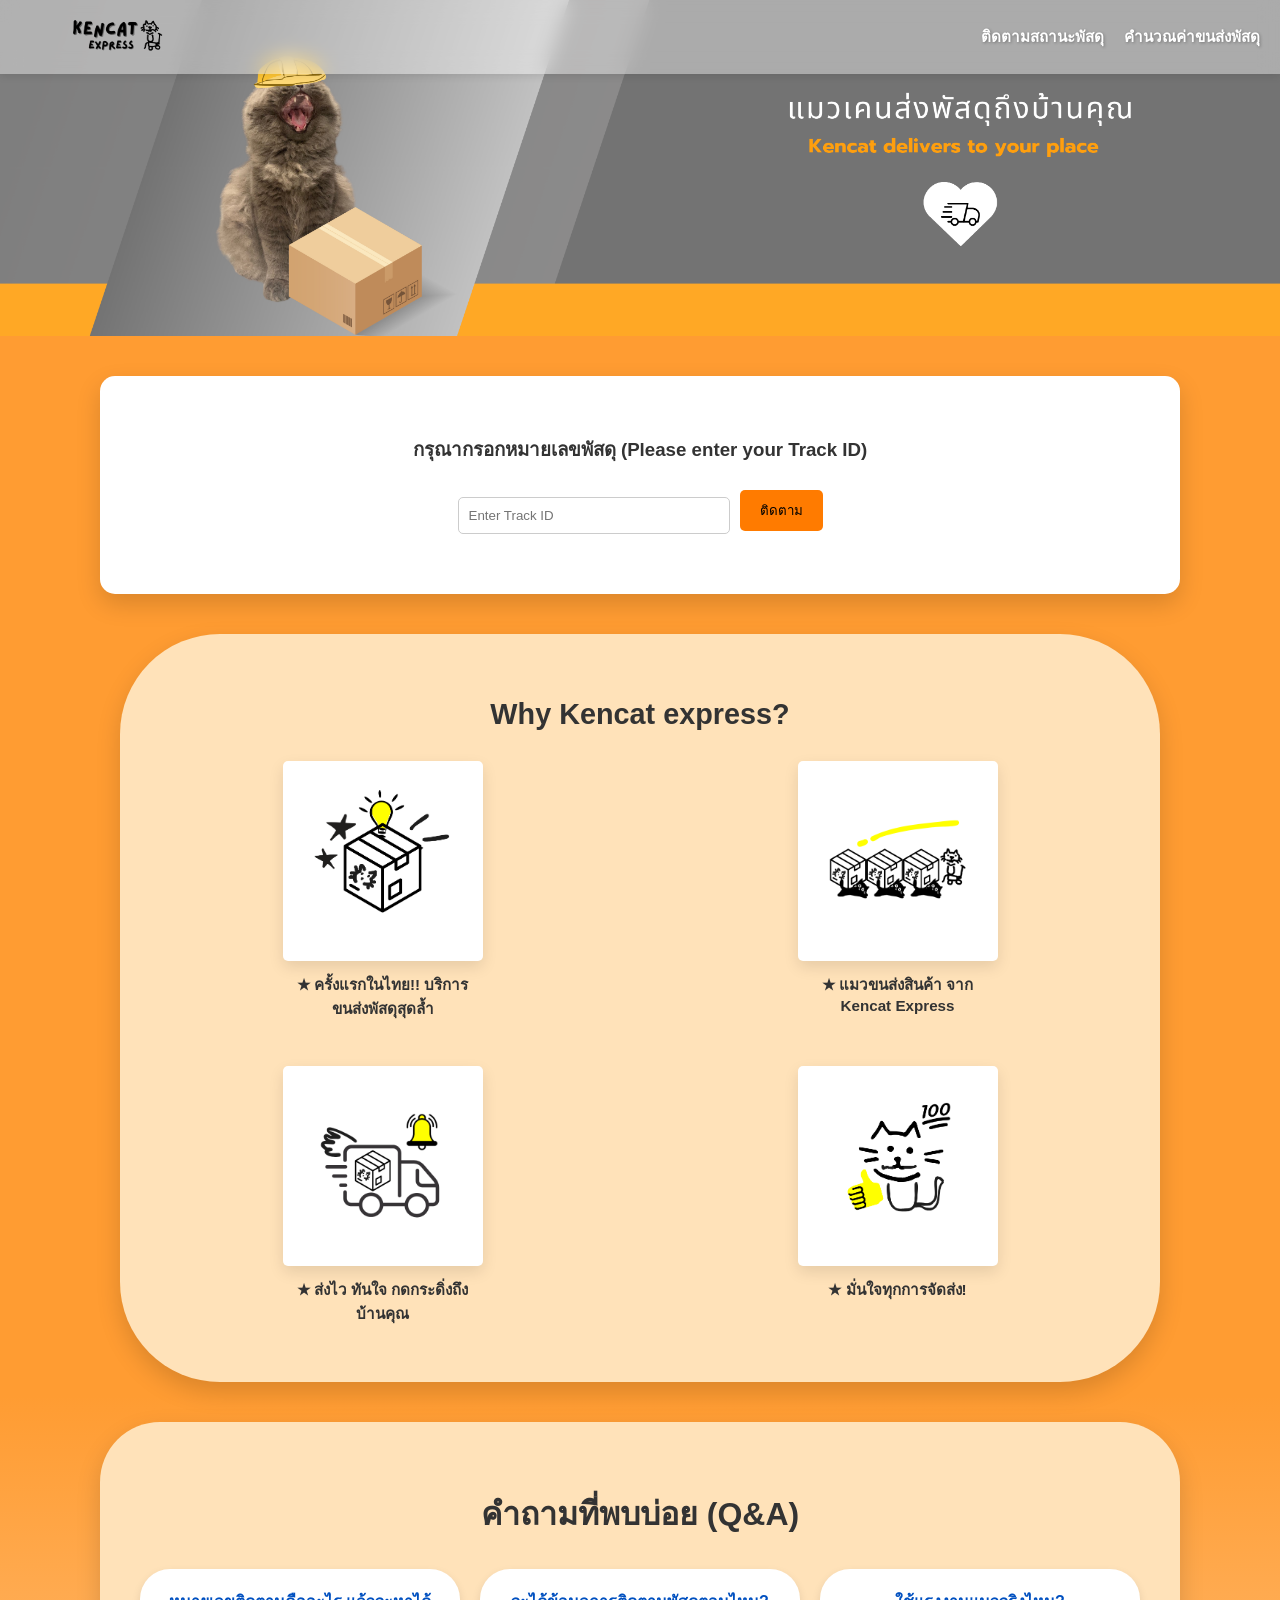
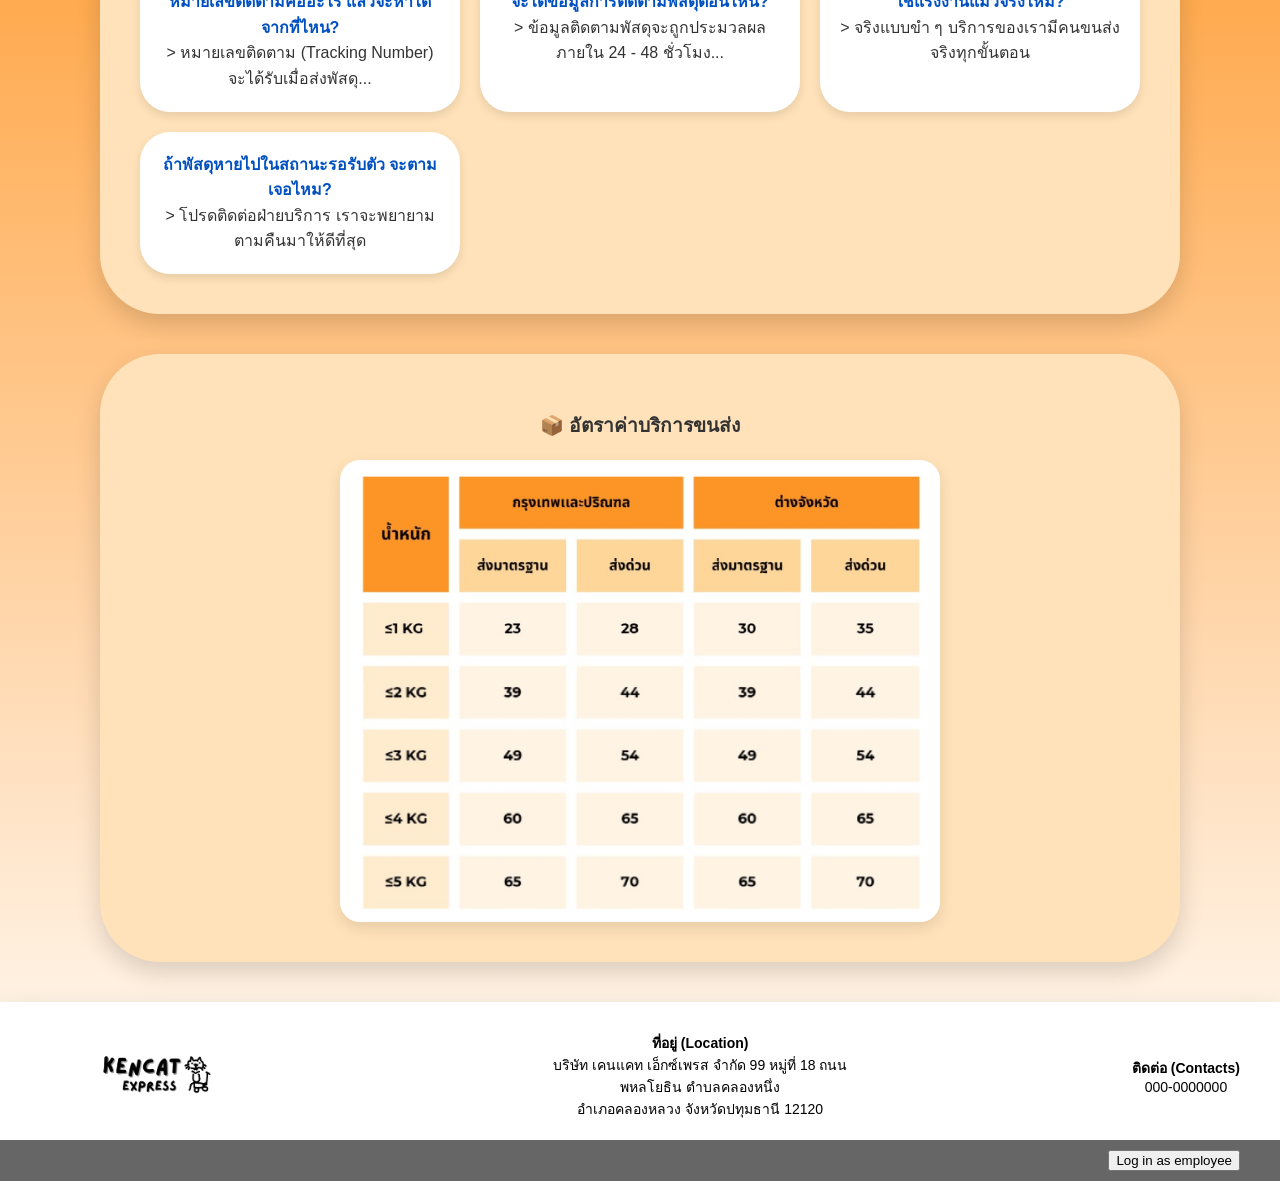
<file: Frontend/index.html>
<!DOCTYPE html>
<html lang="th">
<head>
    <meta charset="UTF-8">
    <meta name="viewport" content="width=device-width, initial-scale=1.0">
    <title>Kencat Express</title>
    <link rel="stylesheet" href="css/tracking.css">

    
</head>

<body>
  <header class="banner-header">
    <img src="images/Banner.png" alt="Banner" class="banner-img">
    <div class="navbar">
      <div class="logo">
        <img src="images/Logo.png" alt="Kencat Express">
      </div>
      <nav class="nav-links">
        <a href="#">ติดตามสถานะพัสดุ</a>
        <a href="/html/shipping_cost.html">คำนวณค่าขนส่งพัสดุ</a>
      </nav>
    </div>
  </header>
  
    <main>
       <!--Tracking number-->
       <section class="tracking-section">
        <h3>กรุณากรอกหมายเลขพัสดุ (Please enter your Track ID)</h3>
        <div class="track-form">
          <input type="text" id="trackingInput" placeholder="Enter Track ID">
          <button class="btn" onclick="trackParcel()">ติดตาม</button>
        </div>
        <div id="trackResult" style="margin-top: 20px; font-size: 1.1rem;"></div>
      </section>
      
        <!-- Why Kencat express -->
        <section class="popup-container">
            <div class="popup-content why-section">
              <h2>Why Kencat express?</h2>
              <div class="features">
                <div class="feature-card">
                  <div class="icon-box">
                    <img src="images/icon_idea.png" alt="icon idea">
                  </div>
                  <p>★ ครั้งแรกในไทย!! บริการขนส่งพัสดุสุดล้ำ</p>
                </div>
                <div class="feature-card">
                  <div class="icon-box">
                    <img src="images/icon_team.png" alt="icon team">
                  </div>
                  <p>★ แมวขนส่งสินค้า จาก Kencat Express</p>
                </div>
                <div class="feature-card">
                  <div class="icon-box">
                    <img src="images/icon_truck.png" alt="icon truck">
                  </div>
                  <p>★ ส่งไว ทันใจ กดกระดิ่งถึงบ้านคุณ</p>
                </div>
                <div class="feature-card">
                  <div class="icon-box">
                    <img src="images/icon_cat.png" alt="icon cat">
                  </div>
                  <p>★ มั่นใจทุกการจัดส่ง!</p>
                </div>
              </div>
            </div>
          </section>
          
          
  
  <!-- Q&A -->
<section class="popup-container">
  <div class="popup-content qa-section">
    <h2>คำถามที่พบบ่อย (Q&A)</h2>
    <div class="qa-cards">
      <div class="qa-card">
        <p><strong>หมายเลขติดตามคืออะไร แล้วจะหาได้จากที่ไหน?</strong></p>
        <p>> หมายเลขติดตาม (Tracking Number) จะได้รับเมื่อส่งพัสดุ...</p>
      </div>
      <div class="qa-card">
        <p><strong>จะได้ข้อมูลการติดตามพัสดุตอนไหน?</strong></p>
        <p>> ข้อมูลติดตามพัสดุจะถูกประมวลผลภายใน 24 - 48 ชั่วโมง...</p>
      </div>
      <div class="qa-card">
        <p><strong>ใช้แรงงานแมวจริงไหม?</strong></p>
        <p>> จริงแบบขำ ๆ บริการของเรามีคนขนส่งจริงทุกขั้นตอน</p>
      </div>
      <div class="qa-card">
        <p><strong>ถ้าพัสดุหายไปในสถานะรอรับตัว จะตามเจอไหม?</strong></p>
        <p>> โปรดติดต่อฝ่ายบริการ เราจะพยายามตามคืนมาให้ดีที่สุด</p>
      </div>
    </div>
  </div>
</section>


  <!-- Rate Table -->
<section class="popup-container">
    <div class="popup-content">
      <h2>📦 อัตราค่าบริการขนส่ง</h2>
      <img src="images/table.png" alt="ตารางอัตราค่าบริการ" class="rate-image">
    </div>
  </section>


    <footer class="site-footer">
        <div class="footer-content">
          <div class="footer-logo">
            <img src="images/Logo.png" alt="Kencat Express">
          </div>
          <div class="footer-info">
            <strong>ที่อยู่ (Location)</strong><br>
            บริษัท เคนแคท เอ็กซ์เพรส จำกัด 99 หมู่ที่ 18 ถนนพหลโยธิน ตำบลคลองหนึ่ง<br>
            อำเภอคลองหลวง จังหวัดปทุมธานี 12120
          </div>
          <div class="footer-contact">
            <strong>ติดต่อ (Contacts)</strong><br>
            000-0000000
          </div>
        </div>
        <div class="footer-login">
          <button onclick="location.href='html/loginEm.html'">Log in as employee</button>
        </div>
      </footer>

      <script src="js/packagetrack.js"></script>
</body>
</html>
</file>
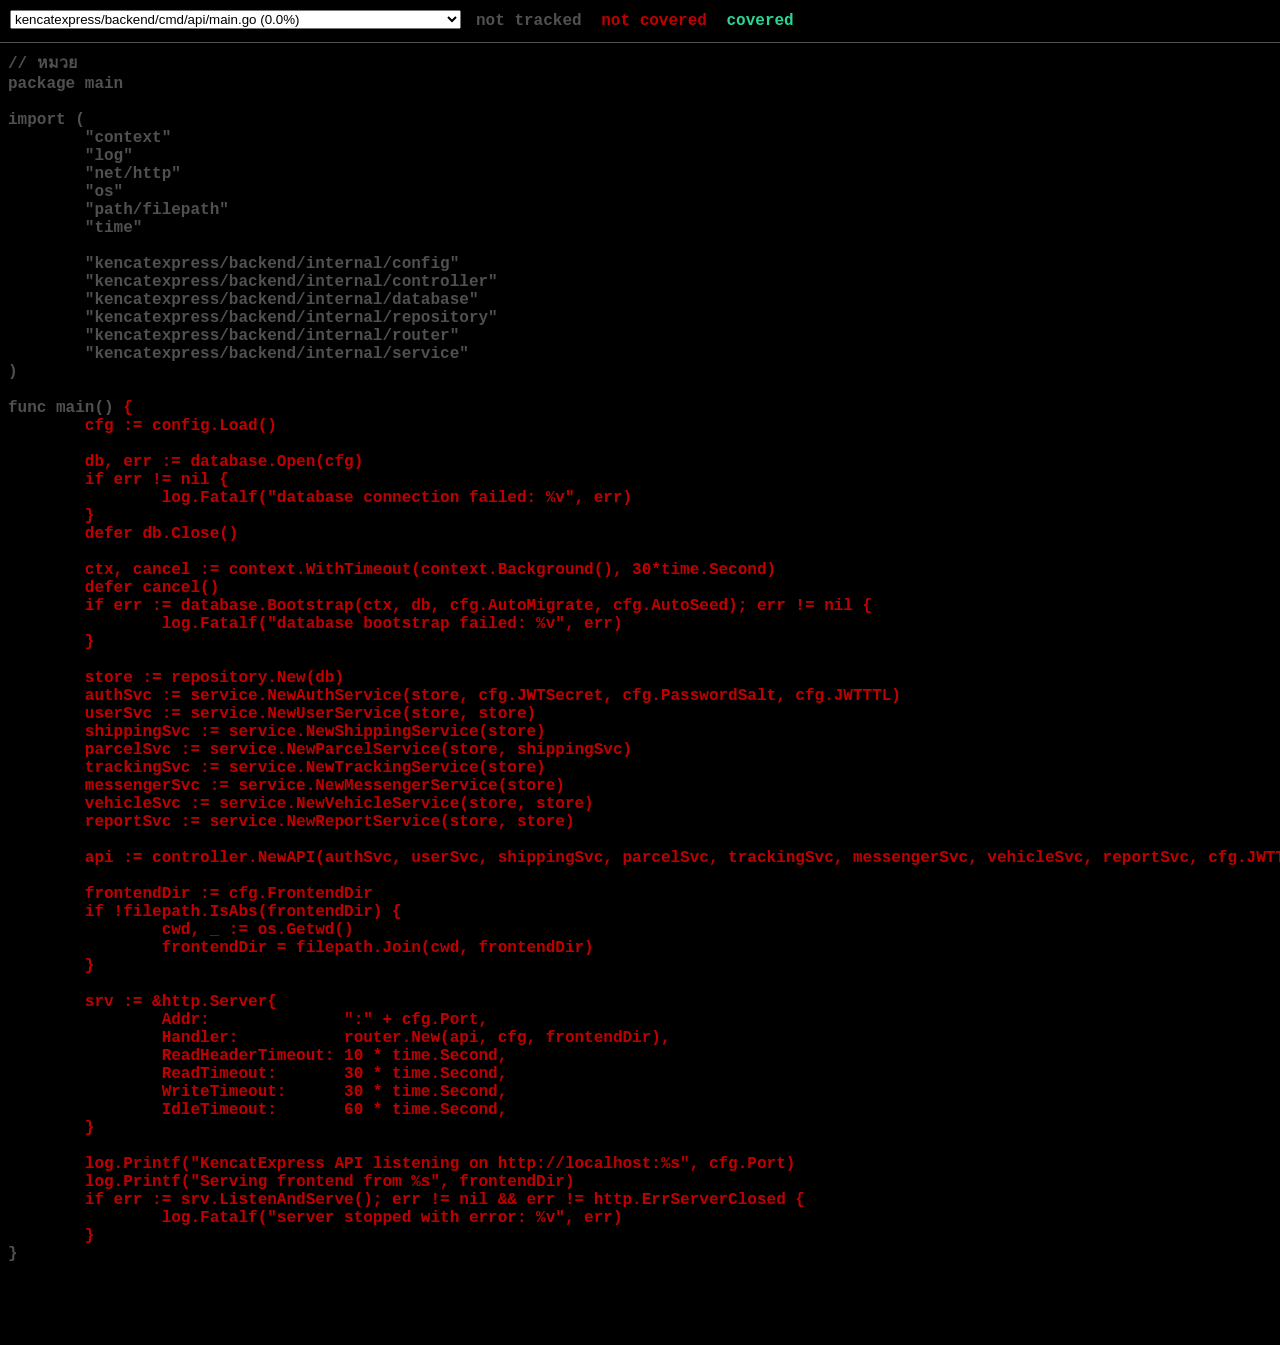
<file: backend/coverage.html>
<!DOCTYPE html>
<html>
	<head>
		<meta http-equiv="Content-Type" content="text/html; charset=utf-8">
		<title>api: Go Coverage Report</title>
		<style>
			body {
				background: black;
				color: rgb(80, 80, 80);
			}
			body, pre, #legend span {
				font-family: Menlo, monospace;
				font-weight: bold;
			}
			#topbar {
				background: black;
				position: fixed;
				top: 0; left: 0; right: 0;
				height: 42px;
				border-bottom: 1px solid rgb(80, 80, 80);
			}
			#content {
				margin-top: 50px;
			}
			#nav, #legend {
				float: left;
				margin-left: 10px;
			}
			#legend {
				margin-top: 12px;
			}
			#nav {
				margin-top: 10px;
			}
			#legend span {
				margin: 0 5px;
			}
			.cov0 { color: rgb(192, 0, 0) }
.cov1 { color: rgb(128, 128, 128) }
.cov2 { color: rgb(116, 140, 131) }
.cov3 { color: rgb(104, 152, 134) }
.cov4 { color: rgb(92, 164, 137) }
.cov5 { color: rgb(80, 176, 140) }
.cov6 { color: rgb(68, 188, 143) }
.cov7 { color: rgb(56, 200, 146) }
.cov8 { color: rgb(44, 212, 149) }
.cov9 { color: rgb(32, 224, 152) }
.cov10 { color: rgb(20, 236, 155) }

		</style>
	</head>
	<body>
		<div id="topbar">
			<div id="nav">
				<select id="files">
				
				<option value="file0">kencatexpress/backend/cmd/api/main.go (0.0%)</option>
				
				<option value="file1">kencatexpress/backend/internal/config/config.go (0.0%)</option>
				
				<option value="file2">kencatexpress/backend/internal/controller/controllers.go (0.0%)</option>
				
				<option value="file3">kencatexpress/backend/internal/database/database.go (0.0%)</option>
				
				<option value="file4">kencatexpress/backend/internal/middleware/middleware.go (0.0%)</option>
				
				<option value="file5">kencatexpress/backend/internal/router/router.go (0.0%)</option>
				
				<option value="file6">kencatexpress/backend/internal/service/auth_service.go (95.5%)</option>
				
				<option value="file7">kencatexpress/backend/internal/service/messenger_service.go (100.0%)</option>
				
				<option value="file8">kencatexpress/backend/internal/service/parcel_service.go (100.0%)</option>
				
				<option value="file9">kencatexpress/backend/internal/service/report_service.go (100.0%)</option>
				
				<option value="file10">kencatexpress/backend/internal/service/shipping_service.go (95.2%)</option>
				
				<option value="file11">kencatexpress/backend/internal/service/tracking_service.go (90.7%)</option>
				
				<option value="file12">kencatexpress/backend/internal/service/user_service.go (100.0%)</option>
				
				<option value="file13">kencatexpress/backend/internal/service/vehicle_service.go (100.0%)</option>
				
				<option value="file14">kencatexpress/backend/internal/util/common.go (0.0%)</option>
				
				</select>
			</div>
			<div id="legend">
				<span>not tracked</span>
			
				<span class="cov0">not covered</span>
				<span class="cov8">covered</span>
			
			</div>
		</div>
		<div id="content">
		
		<pre class="file" id="file0" style="display: none">// หมวย
package main

import (
        "context"
        "log"
        "net/http"
        "os"
        "path/filepath"
        "time"

        "kencatexpress/backend/internal/config"
        "kencatexpress/backend/internal/controller"
        "kencatexpress/backend/internal/database"
        "kencatexpress/backend/internal/repository"
        "kencatexpress/backend/internal/router"
        "kencatexpress/backend/internal/service"
)

func main() <span class="cov0" title="0">{
        cfg := config.Load()

        db, err := database.Open(cfg)
        if err != nil </span><span class="cov0" title="0">{
                log.Fatalf("database connection failed: %v", err)
        }</span>
        <span class="cov0" title="0">defer db.Close()

        ctx, cancel := context.WithTimeout(context.Background(), 30*time.Second)
        defer cancel()
        if err := database.Bootstrap(ctx, db, cfg.AutoMigrate, cfg.AutoSeed); err != nil </span><span class="cov0" title="0">{
                log.Fatalf("database bootstrap failed: %v", err)
        }</span>

        <span class="cov0" title="0">store := repository.New(db)
        authSvc := service.NewAuthService(store, cfg.JWTSecret, cfg.PasswordSalt, cfg.JWTTTL)
        userSvc := service.NewUserService(store, store)
        shippingSvc := service.NewShippingService(store)
        parcelSvc := service.NewParcelService(store, shippingSvc)
        trackingSvc := service.NewTrackingService(store)
        messengerSvc := service.NewMessengerService(store)
        vehicleSvc := service.NewVehicleService(store, store)
        reportSvc := service.NewReportService(store, store)

        api := controller.NewAPI(authSvc, userSvc, shippingSvc, parcelSvc, trackingSvc, messengerSvc, vehicleSvc, reportSvc, cfg.JWTTTL)

        frontendDir := cfg.FrontendDir
        if !filepath.IsAbs(frontendDir) </span><span class="cov0" title="0">{
                cwd, _ := os.Getwd()
                frontendDir = filepath.Join(cwd, frontendDir)
        }</span>

        <span class="cov0" title="0">srv := &amp;http.Server{
                Addr:              ":" + cfg.Port,
                Handler:           router.New(api, cfg, frontendDir),
                ReadHeaderTimeout: 10 * time.Second,
                ReadTimeout:       30 * time.Second,
                WriteTimeout:      30 * time.Second,
                IdleTimeout:       60 * time.Second,
        }

        log.Printf("KencatExpress API listening on http://localhost:%s", cfg.Port)
        log.Printf("Serving frontend from %s", frontendDir)
        if err := srv.ListenAndServe(); err != nil &amp;&amp; err != http.ErrServerClosed </span><span class="cov0" title="0">{
                log.Fatalf("server stopped with error: %v", err)
        }</span>
}
</pre>
		
		<pre class="file" id="file1" style="display: none">// หมวย
package config

import (
        "os"
        "strconv"
        "strings"
        "time"
)

type Config struct {
        AppEnv          string
        Port            string
        DBHost          string
        DBPort          string
        DBUser          string
        DBPassword      string
        DBName          string
        JWTSecret       string
        JWTTTL          time.Duration
        PasswordSalt    string
        AutoMigrate     bool
        AutoSeed        bool
        CORSAllowOrigin string
        FrontendDir     string
}

func Load() Config <span class="cov0" title="0">{
        return Config{
                AppEnv:          env("APP_ENV", "development"),
                Port:            env("PORT", "8080"),
                DBHost:          env("DB_HOST", "127.0.0.1"),
                DBPort:          env("DB_PORT", "3306"),
                DBUser:          env("DB_USER", "root"),
                DBPassword:      env("DB_PASSWORD", "Muaymin_ly12548"),
                DBName:          env("DB_NAME", "kencat"),
                JWTSecret:       env("JWT_SECRET", "kencat-super-secret-key"),
                JWTTTL:          envDuration("JWT_TTL", 24*time.Hour),
                PasswordSalt:    env("PASSWORD_SALT", "kencat-express-salt"),
                AutoMigrate:     envBool("AUTO_MIGRATE", true),
                AutoSeed:        envBool("AUTO_SEED", true),
                CORSAllowOrigin: env("CORS_ALLOW_ORIGIN", "http://localhost:8080"),
                FrontendDir:     env("FRONTEND_DIR", "../Frontend"),
        }
}</span>

func env(key, fallback string) string <span class="cov0" title="0">{
        if v := strings.TrimSpace(os.Getenv(key)); v != "" </span><span class="cov0" title="0">{
                return v
        }</span>
        <span class="cov0" title="0">return fallback</span>
}

func envBool(key string, fallback bool) bool <span class="cov0" title="0">{
        if v := strings.TrimSpace(os.Getenv(key)); v != "" </span><span class="cov0" title="0">{
                parsed, err := strconv.ParseBool(v)
                if err == nil </span><span class="cov0" title="0">{
                        return parsed
                }</span>
        }
        <span class="cov0" title="0">return fallback</span>
}

func envDuration(key string, fallback time.Duration) time.Duration <span class="cov0" title="0">{
        if v := strings.TrimSpace(os.Getenv(key)); v != "" </span><span class="cov0" title="0">{
                parsed, err := time.ParseDuration(v)
                if err == nil </span><span class="cov0" title="0">{
                        return parsed
                }</span>
        }
        <span class="cov0" title="0">return fallback</span>
}
</pre>
		
		<pre class="file" id="file2" style="display: none">// หมวย
package controller

import (
        "net/http"
        "strconv"
        "strings"
        "time"

        "kencatexpress/backend/internal/dto"
        "kencatexpress/backend/internal/middleware"
        "kencatexpress/backend/internal/service"
        "kencatexpress/backend/internal/util"
)

type API struct {
        auth      *service.AuthService
        users     *service.UserService
        shipping  *service.ShippingService
        parcels   *service.ParcelService
        tracking  *service.TrackingService
        messenger *service.MessengerService
        vehicles  *service.VehicleService
        reports   *service.ReportService
        tokenTTL  time.Duration
}

func NewAPI(auth *service.AuthService, users *service.UserService, shipping *service.ShippingService, parcels *service.ParcelService, tracking *service.TrackingService, messenger *service.MessengerService, vehicles *service.VehicleService, reports *service.ReportService, tokenTTL time.Duration) *API <span class="cov0" title="0">{
        return &amp;API{
                auth:      auth,
                users:     users,
                shipping:  shipping,
                parcels:   parcels,
                tracking:  tracking,
                messenger: messenger,
                vehicles:  vehicles,
                reports:   reports,
                tokenTTL:  tokenTTL,
        }
}</span>

// ด้า 1) POST /api/auth/login
func (a *API) Login(w http.ResponseWriter, r *http.Request) <span class="cov0" title="0">{
        var req dto.LoginRequest
        if err := util.DecodeJSON(r, &amp;req); err != nil </span><span class="cov0" title="0">{
                util.ErrorJSON(w, http.StatusBadRequest, err.Error())
                return
        }</span>

        <span class="cov0" title="0">resp, err := a.auth.Login(r.Context(), req)
        if err != nil </span><span class="cov0" title="0">{
                util.ErrorJSON(w, http.StatusUnauthorized, err.Error())
                return
        }</span>

        <span class="cov0" title="0">http.SetCookie(w, &amp;http.Cookie{
                Name:     util.CookieName,
                Value:    resp.Token,
                Path:     "/",
                HttpOnly: true,
                SameSite: http.SameSiteLaxMode,
                MaxAge:   int(a.tokenTTL.Seconds()),
        })

        util.WriteJSON(w, http.StatusOK, resp)</span>
}

// ด้า 2) GET /api/users/{userId}
func (a *API) GetUserByID(w http.ResponseWriter, r *http.Request) <span class="cov0" title="0">{
        userID, err := strconv.ParseInt(r.PathValue("userId"), 10, 64)
        if err != nil || userID &lt;= 0 </span><span class="cov0" title="0">{
                util.ErrorJSON(w, http.StatusBadRequest, "invalid user id")
                return
        }</span>

        <span class="cov0" title="0">user, err := a.users.GetCustomerByID(r.Context(), userID)
        if err != nil </span><span class="cov0" title="0">{
                util.ErrorJSON(w, http.StatusNotFound, err.Error())
                return
        }</span>

        <span class="cov0" title="0">util.WriteJSON(w, http.StatusOK, user)</span>
}

// วุ่น 3) POST /api/parcels
func (a *API) CreateParcel(w http.ResponseWriter, r *http.Request) <span class="cov0" title="0">{
        var req dto.ParcelRequest
        if err := util.DecodeJSON(r, &amp;req); err != nil </span><span class="cov0" title="0">{
                util.ErrorJSON(w, http.StatusBadRequest, err.Error())
                return
        }</span>

        <span class="cov0" title="0">var clerkID *int64
        if claims, ok := middleware.ClaimsFromContext(r.Context()); ok </span><span class="cov0" title="0">{
                role := util.NormalizeRole(claims.Role)
                if role == util.RoleParcelClerk || role == util.RoleAdmin </span><span class="cov0" title="0">{
                        clerkID = &amp;claims.EmployeeID
                }</span>
        }

        <span class="cov0" title="0">resp, err := a.parcels.CreateParcel(r.Context(), req, clerkID)
        if err != nil </span><span class="cov0" title="0">{
                util.ErrorJSON(w, http.StatusBadRequest, err.Error())
                return
        }</span>

        <span class="cov0" title="0">util.WriteJSON(w, http.StatusCreated, resp)</span>
}

// วุ่น 4) GET /api/parcels
func (a *API) ListParcels(w http.ResponseWriter, r *http.Request) <span class="cov0" title="0">{
        items, err := a.parcels.ListParcels(r.Context())
        if err != nil </span><span class="cov0" title="0">{
                util.ErrorJSON(w, http.StatusInternalServerError, err.Error())
                return
        }</span>

        <span class="cov0" title="0">util.WriteJSON(w, http.StatusOK, items)</span>
}

// กัส 5) GET /api/parcels/{parcelId}
func (a *API) GetParcel(w http.ResponseWriter, r *http.Request) <span class="cov0" title="0">{
        detail, err := a.parcels.GetParcelDetail(r.Context(), r.PathValue("parcelId"))
        if err != nil </span><span class="cov0" title="0">{
                util.ErrorJSON(w, http.StatusNotFound, err.Error())
                return
        }</span>

        <span class="cov0" title="0">util.WriteJSON(w, http.StatusOK, detail)</span>
}

// กัส 6) GET /api/shipping/calculate
func (a *API) CalculateShipping(w http.ResponseWriter, r *http.Request) <span class="cov0" title="0">{
        q := r.URL.Query()
        deliveryType := q.Get("deliveryType")
        if deliveryType == "" </span><span class="cov0" title="0">{
                deliveryType = q.Get("type")
        }</span>

        <span class="cov0" title="0">weight, err := strconv.ParseFloat(q.Get("weight"), 64)
        if err != nil </span><span class="cov0" title="0">{
                util.ErrorJSON(w, http.StatusBadRequest, "invalid weight")
                return
        }</span>

        <span class="cov0" title="0">quote, err := a.shipping.Calculate(
                r.Context(),
                q.Get("origin"),
                q.Get("destination"),
                deliveryType,
                weight,
        )
        if err != nil </span><span class="cov0" title="0">{
                util.ErrorJSON(w, http.StatusBadRequest, err.Error())
                return
        }</span>

        <span class="cov0" title="0">util.WriteJSON(w, http.StatusOK, quote)</span>
}

// หมวย 7) GET /api/trackings/{trackId}
func (a *API) GetTracking(w http.ResponseWriter, r *http.Request) <span class="cov0" title="0">{
        tracking, err := a.tracking.GetTracking(r.Context(), r.PathValue("trackId"))
        if err != nil </span><span class="cov0" title="0">{
                util.ErrorJSON(w, http.StatusNotFound, err.Error())
                return
        }</span>

        <span class="cov0" title="0">util.WriteJSON(w, http.StatusOK, tracking)</span>
}

// หมวย 8) PUT /api/trackings/{trackId}/status
func (a *API) UpdateTrackingStatus(w http.ResponseWriter, r *http.Request) <span class="cov0" title="0">{
        var req dto.TrackingStatusUpdateRequest
        if err := util.DecodeJSON(r, &amp;req); err != nil </span><span class="cov0" title="0">{
                util.ErrorJSON(w, http.StatusBadRequest, err.Error())
                return
        }</span>

        <span class="cov0" title="0">if strings.TrimSpace(req.Status) == "" </span><span class="cov0" title="0">{
                util.ErrorJSON(w, http.StatusBadRequest, "status is required")
                return
        }</span>

        <span class="cov0" title="0">employeeID := employeeIDFromClaims(r)
        if err := a.tracking.UpdateStatus(
                r.Context(),
                r.PathValue("trackId"),
                req.Status,
                req.Description,
                req.Location,
                employeeID,
        ); err != nil </span><span class="cov0" title="0">{
                util.ErrorJSON(w, http.StatusBadRequest, err.Error())
                return
        }</span>

        <span class="cov0" title="0">util.SuccessJSON(w, http.StatusOK, map[string]interface{}{
                "message": "status updated",
                "trackID": r.PathValue("trackId"),
                "status":  util.NormalizeStatus(req.Status),
        })</span>
}

// โอม 9) GET /api/messenger/tasks
func (a *API) GetMessengerTasks(w http.ResponseWriter, r *http.Request) <span class="cov0" title="0">{
        var employeeID int64
        if claims, ok := middleware.ClaimsFromContext(r.Context()); ok </span><span class="cov0" title="0">{
                employeeID = claims.EmployeeID
        }</span>

        <span class="cov0" title="0">items, err := a.messenger.ListTasks(r.Context(), employeeID)
        if err != nil </span><span class="cov0" title="0">{
                util.ErrorJSON(w, http.StatusInternalServerError, err.Error())
                return
        }</span>

        <span class="cov0" title="0">util.WriteJSON(w, http.StatusOK, items)</span>
}

// โอม 10) POST /api/vehicle/assign
func (a *API) AssignVehicle(w http.ResponseWriter, r *http.Request) <span class="cov0" title="0">{
        var req dto.VehicleAssignRequest
        if err := util.DecodeJSON(r, &amp;req); err != nil </span><span class="cov0" title="0">{
                util.ErrorJSON(w, http.StatusBadRequest, err.Error())
                return
        }</span>

        <span class="cov0" title="0">if req.MessengerID == 0 </span><span class="cov0" title="0">{
                if claims, ok := middleware.ClaimsFromContext(r.Context()); ok </span><span class="cov0" title="0">{
                        req.MessengerID = claims.EmployeeID
                }</span>
        }

        <span class="cov0" title="0">if err := a.vehicles.AssignVehicle(r.Context(), req.TrackID, req.VehicleID, req.MessengerID); err != nil </span><span class="cov0" title="0">{
                util.ErrorJSON(w, http.StatusBadRequest, err.Error())
                return
        }</span>

        <span class="cov0" title="0">util.SuccessJSON(w, http.StatusOK, map[string]interface{}{
                "message": "vehicle assigned",
                "trackID": req.TrackID,
        })</span>
}

// ยีน 11) POST /api/reports
func (a *API) CreateReport(w http.ResponseWriter, r *http.Request) <span class="cov0" title="0">{
        var req dto.ReportCreateRequest
        if err := util.DecodeJSON(r, &amp;req); err != nil </span><span class="cov0" title="0">{
                util.ErrorJSON(w, http.StatusBadRequest, err.Error())
                return
        }</span>

        <span class="cov0" title="0">report, err := a.reports.CreateReport(r.Context(), req)
        if err != nil </span><span class="cov0" title="0">{
                util.ErrorJSON(w, http.StatusBadRequest, err.Error())
                return
        }</span>

        <span class="cov0" title="0">util.SuccessJSON(w, http.StatusCreated, map[string]interface{}{
                "message":    "report created",
                "reportCode": report.ReportCode,
                "trackID":    report.TrackingCode,
        })</span>
}

// ยีน 12) GET /api/reports
func (a *API) ListReports(w http.ResponseWriter, r *http.Request) <span class="cov0" title="0">{
        reports, err := a.reports.ListReports(r.Context())
        if err != nil </span><span class="cov0" title="0">{
                util.ErrorJSON(w, http.StatusInternalServerError, err.Error())
                return
        }</span>

        <span class="cov0" title="0">util.WriteJSON(w, http.StatusOK, reports)</span>
}

// ยีน 12) GET /api/reports
func employeeIDFromClaims(r *http.Request) *int64 <span class="cov0" title="0">{
        if claims, ok := middleware.ClaimsFromContext(r.Context()); ok </span><span class="cov0" title="0">{
                id := claims.EmployeeID
                return &amp;id
        }</span>
        <span class="cov0" title="0">return nil</span>
}
</pre>
		
		<pre class="file" id="file3" style="display: none">// ด้า
package database

import (
        "context"
        "database/sql"
        "fmt"
        "sort"
        "strings"
        "time"

        _ "github.com/go-sql-driver/mysql"

        "kencatexpress/backend/internal/config"
        "kencatexpress/backend/migrations"
)

func Open(cfg config.Config) (*sql.DB, error) <span class="cov0" title="0">{
        dsn := fmt.Sprintf("%s:%s@tcp(%s:%s)/%s?parseTime=true&amp;charset=utf8mb4&amp;loc=Local&amp;multiStatements=true",
                cfg.DBUser,
                cfg.DBPassword,
                cfg.DBHost,
                cfg.DBPort,
                cfg.DBName,
        )
        db, err := sql.Open("mysql", dsn)
        if err != nil </span><span class="cov0" title="0">{
                return nil, err
        }</span>
        <span class="cov0" title="0">db.SetMaxOpenConns(20)
        db.SetMaxIdleConns(10)
        db.SetConnMaxLifetime(5 * time.Minute)
        db.SetConnMaxIdleTime(2 * time.Minute)
        if err := db.Ping(); err != nil </span><span class="cov0" title="0">{
                return nil, err
        }</span>
        <span class="cov0" title="0">return db, nil</span>
}

func Bootstrap(ctx context.Context, db *sql.DB, autoMigrate, autoSeed bool) error <span class="cov0" title="0">{
        entries, err := migrations.Files.ReadDir(".")
        if err != nil </span><span class="cov0" title="0">{
                return err
        }</span>
        <span class="cov0" title="0">var names []string
        for _, entry := range entries </span><span class="cov0" title="0">{
                if entry.IsDir() </span><span class="cov0" title="0">{
                        continue</span>
                }
                <span class="cov0" title="0">if strings.HasSuffix(entry.Name(), ".sql") </span><span class="cov0" title="0">{
                        names = append(names, entry.Name())
                }</span>
        }
        <span class="cov0" title="0">sort.Strings(names)
        for _, name := range names </span><span class="cov0" title="0">{
                if strings.Contains(name, "seed") &amp;&amp; !autoSeed </span><span class="cov0" title="0">{
                        continue</span>
                }
                <span class="cov0" title="0">if !strings.Contains(name, "seed") &amp;&amp; !autoMigrate </span><span class="cov0" title="0">{
                        continue</span>
                }
                <span class="cov0" title="0">content, err := migrations.Files.ReadFile(name)
                if err != nil </span><span class="cov0" title="0">{
                        return err
                }</span>
                <span class="cov0" title="0">if strings.TrimSpace(string(content)) == "" </span><span class="cov0" title="0">{
                        continue</span>
                }
                <span class="cov0" title="0">if _, err := db.ExecContext(ctx, string(content)); err != nil </span><span class="cov0" title="0">{
                        return fmt.Errorf("executing migration %s: %w", name, err)
                }</span>
        }
        <span class="cov0" title="0">return nil</span>
}
</pre>
		
		<pre class="file" id="file4" style="display: none">// โอม
package middleware

import (
        "context"
        "log"
        "net/http"
        "strings"
        "time"

        "kencatexpress/backend/internal/config"
        "kencatexpress/backend/internal/util"
)

type contextKey string

const claimsKey contextKey = "auth_claims"

type Middleware func(http.Handler) http.Handler

func Chain(h http.Handler, middlewares ...Middleware) http.Handler <span class="cov0" title="0">{
        for i := len(middlewares) - 1; i &gt;= 0; i-- </span><span class="cov0" title="0">{
                h = middlewares[i](h)
        }</span>
        <span class="cov0" title="0">return h</span>
}

func Recoverer(next http.Handler) http.Handler <span class="cov0" title="0">{
        return http.HandlerFunc(func(w http.ResponseWriter, r *http.Request) </span><span class="cov0" title="0">{
                defer func() </span><span class="cov0" title="0">{
                        if rec := recover(); rec != nil </span><span class="cov0" title="0">{
                                util.ErrorJSON(w, http.StatusInternalServerError, "internal server error")
                        }</span>
                }()
                <span class="cov0" title="0">next.ServeHTTP(w, r)</span>
        })
}

func RequestLogger(next http.Handler) http.Handler <span class="cov0" title="0">{
        return http.HandlerFunc(func(w http.ResponseWriter, r *http.Request) </span><span class="cov0" title="0">{
                start := time.Now()
                recorder := &amp;statusRecorder{ResponseWriter: w, status: http.StatusOK}
                next.ServeHTTP(recorder, r)
                log.Printf("%s %s %d %s", r.Method, r.URL.Path, recorder.status, time.Since(start))
        }</span>)
}

func CORS(cfg config.Config) Middleware <span class="cov0" title="0">{
        return func(next http.Handler) http.Handler </span><span class="cov0" title="0">{
                return http.HandlerFunc(func(w http.ResponseWriter, r *http.Request) </span><span class="cov0" title="0">{
                        allowedOrigin := strings.TrimSpace(cfg.CORSAllowOrigin)
                        requestOrigin := strings.TrimSpace(r.Header.Get("Origin"))

                        // อนุญาตเฉพาะ origin ที่กำหนดไว้เท่านั้น
                        if requestOrigin != "" &amp;&amp; requestOrigin != allowedOrigin </span><span class="cov0" title="0">{
                                util.ErrorJSON(w, http.StatusForbidden, "origin not allowed")
                                return
                        }</span>

                        <span class="cov0" title="0">if allowedOrigin != "" </span><span class="cov0" title="0">{
                                w.Header().Set("Access-Control-Allow-Origin", allowedOrigin)
                                w.Header().Set("Vary", "Origin")
                                w.Header().Set("Access-Control-Allow-Credentials", "true")
                                w.Header().Set("Access-Control-Allow-Headers", "Content-Type, Authorization")
                                w.Header().Set("Access-Control-Allow-Methods", "GET, POST, PUT, OPTIONS")
                        }</span>

                        <span class="cov0" title="0">if r.Method == http.MethodOptions </span><span class="cov0" title="0">{
                                w.WriteHeader(http.StatusNoContent)
                                return
                        }</span>

                        <span class="cov0" title="0">next.ServeHTTP(w, r)</span>
                })
        }
}

func OptionalAuth(secret string) Middleware <span class="cov0" title="0">{
        return func(next http.Handler) http.Handler </span><span class="cov0" title="0">{
                return http.HandlerFunc(func(w http.ResponseWriter, r *http.Request) </span><span class="cov0" title="0">{
                        claims, ok := readClaims(r, secret)
                        if ok </span><span class="cov0" title="0">{
                                r = r.WithContext(context.WithValue(r.Context(), claimsKey, claims))
                        }</span>
                        <span class="cov0" title="0">next.ServeHTTP(w, r)</span>
                })
        }
}

func RequireAuth(secret string) Middleware <span class="cov0" title="0">{
        return func(next http.Handler) http.Handler </span><span class="cov0" title="0">{
                return http.HandlerFunc(func(w http.ResponseWriter, r *http.Request) </span><span class="cov0" title="0">{
                        claims, ok := readClaims(r, secret)
                        if !ok </span><span class="cov0" title="0">{
                                util.ErrorJSON(w, http.StatusUnauthorized, "authentication required")
                                return
                        }</span>
                        <span class="cov0" title="0">r = r.WithContext(context.WithValue(r.Context(), claimsKey, claims))
                        next.ServeHTTP(w, r)</span>
                })
        }
}

func RequireRoles(roles ...string) Middleware <span class="cov0" title="0">{
        allowed := map[string]struct{}{}
        for _, role := range roles </span><span class="cov0" title="0">{
                allowed[util.NormalizeRole(role)] = struct{}{}
        }</span>

        <span class="cov0" title="0">return func(next http.Handler) http.Handler </span><span class="cov0" title="0">{
                return http.HandlerFunc(func(w http.ResponseWriter, r *http.Request) </span><span class="cov0" title="0">{
                        claims, ok := ClaimsFromContext(r.Context())
                        if !ok </span><span class="cov0" title="0">{
                                util.ErrorJSON(w, http.StatusUnauthorized, "authentication required")
                                return
                        }</span>
                        <span class="cov0" title="0">if _, exists := allowed[util.NormalizeRole(claims.Role)]; !exists </span><span class="cov0" title="0">{
                                util.ErrorJSON(w, http.StatusForbidden, "insufficient permissions")
                                return
                        }</span>
                        <span class="cov0" title="0">next.ServeHTTP(w, r)</span>
                })
        }
}

func ClaimsFromContext(ctx context.Context) (*util.Claims, bool) <span class="cov0" title="0">{
        claims, ok := ctx.Value(claimsKey).(*util.Claims)
        return claims, ok
}</span>

func readClaims(r *http.Request, secret string) (*util.Claims, bool) <span class="cov0" title="0">{
        token := util.ParseBearerToken(r.Header.Get("Authorization"))
        if token == "" </span><span class="cov0" title="0">{
                cookie, err := r.Cookie(util.CookieName)
                if err == nil </span><span class="cov0" title="0">{
                        token = strings.TrimSpace(cookie.Value)
                }</span>
        }
        <span class="cov0" title="0">if token == "" </span><span class="cov0" title="0">{
                return nil, false
        }</span>

        <span class="cov0" title="0">claims, err := util.ParseJWT(token, secret)
        if err != nil </span><span class="cov0" title="0">{
                return nil, false
        }</span>
        <span class="cov0" title="0">return claims, true</span>
}

type statusRecorder struct {
        http.ResponseWriter
        status int
}

func (r *statusRecorder) WriteHeader(status int) <span class="cov0" title="0">{
        r.status = status
        r.ResponseWriter.WriteHeader(status)
}</span>
</pre>
		
		<pre class="file" id="file5" style="display: none">// กัส
package router

import (
        "net/http"
        "strings"

        "kencatexpress/backend/internal/config"
        "kencatexpress/backend/internal/controller"
        "kencatexpress/backend/internal/middleware"
        "kencatexpress/backend/internal/util"
)

func New(api *controller.API, cfg config.Config, frontendDir string) http.Handler <span class="cov0" title="0">{
        mux := http.NewServeMux()

        wrap := func(h http.Handler, auth ...middleware.Middleware) http.Handler </span><span class="cov0" title="0">{
                mws := []middleware.Middleware{middleware.Recoverer, middleware.RequestLogger, middleware.CORS(cfg)}
                mws = append(mws, auth...)
                return middleware.Chain(h, mws...)
        }</span>

//ด้า
        <span class="cov0" title="0">mux.Handle("POST /api/auth/login", wrap(http.HandlerFunc(api.Login)))
        mux.Handle("GET /api/users/{userId}", wrap(http.HandlerFunc(api.GetUserByID), middleware.RequireAuth(cfg.JWTSecret)))

//วุ่น
        mux.Handle(
                "POST /api/parcels",
                wrap(
                        http.HandlerFunc(api.CreateParcel),
                        middleware.RequireAuth(cfg.JWTSecret),
                        middleware.RequireRoles("PARCEL_CLERK", "ADMIN"),
                ),
        )
        mux.Handle("GET /api/parcels", wrap(http.HandlerFunc(api.ListParcels), middleware.RequireAuth(cfg.JWTSecret)))
        
//กัส
        mux.Handle("GET /api/parcels/{parcelId}", wrap(http.HandlerFunc(api.GetParcel), middleware.RequireAuth(cfg.JWTSecret)))
        mux.Handle("GET /api/shipping/calculate", wrap(http.HandlerFunc(api.CalculateShipping)))
//หมวย
        mux.Handle("GET /api/trackings/{trackId}", wrap(http.HandlerFunc(api.GetTracking)))
        mux.Handle("PUT /api/trackings/{trackId}/status", wrap(http.HandlerFunc(api.UpdateTrackingStatus), middleware.RequireAuth(cfg.JWTSecret)))
//โอม
        mux.Handle("GET /api/messenger/tasks", wrap(http.HandlerFunc(api.GetMessengerTasks), middleware.RequireAuth(cfg.JWTSecret)))
        mux.Handle("POST /api/vehicle/assign", wrap(http.HandlerFunc(api.AssignVehicle), middleware.RequireAuth(cfg.JWTSecret)))
//ยีน
        mux.Handle("POST /api/reports", wrap(http.HandlerFunc(api.CreateReport)))
        mux.Handle(
                "GET /api/reports",
                wrap(
                        http.HandlerFunc(api.ListReports),
                        middleware.RequireAuth(cfg.JWTSecret),
                        middleware.RequireRoles("PARCEL_CLERK", "ADMIN"),
                ),
        )
//กัส
        mux.HandleFunc("GET /docs/openapi.yaml", func(w http.ResponseWriter, r *http.Request) </span><span class="cov0" title="0">{
                http.ServeFile(w, r, "docs/openapi.yaml")
        }</span>)
//กัส
        <span class="cov0" title="0">fileServer := http.FileServer(http.Dir(frontendDir))
        mux.Handle("/", http.HandlerFunc(func(w http.ResponseWriter, r *http.Request) </span><span class="cov0" title="0">{
                if r.URL.Path == "/api" || strings.HasPrefix(r.URL.Path, "/api/") </span><span class="cov0" title="0">{
                        util.ErrorJSON(w, http.StatusNotFound, "endpoint not found")
                        return
                }</span>
                <span class="cov0" title="0">fileServer.ServeHTTP(w, r)</span>
        }))
        <span class="cov0" title="0">return mux</span>
}
</pre>
		
		<pre class="file" id="file6" style="display: none">// ด้า
package service

import (
        "context"
        "database/sql"
        "errors"
        "fmt"
        "strings"
        "time"

        "kencatexpress/backend/internal/dto"
        "kencatexpress/backend/internal/util"
)

// ด้า
// หน้าที่: POST /api/auth/login
// Service นี้รับผิดชอบตรวจสอบ employeeID/password/role และสร้าง JWT token
// Test ที่เกี่ยวข้อง: auth_service_test.go
type AuthService struct {
        employees    EmployeeStore
        jwtSecret    string
        passwordSalt string
        tokenTTL     time.Duration
}

// ด้า - สร้าง AuthService โดยรับ repository interface เพื่อให้ mock ใน test ได้
func NewAuthService(employees EmployeeStore, jwtSecret, passwordSalt string, tokenTTL time.Duration) *AuthService <span class="cov8" title="1">{
        return &amp;AuthService{employees: employees, jwtSecret: jwtSecret, passwordSalt: passwordSalt, tokenTTL: tokenTTL}
}</span>

// ด้า - Login ตรวจ credentials แล้วคืน token และข้อมูลผู้ใช้
func (s *AuthService) Login(ctx context.Context, req dto.LoginRequest) (*dto.LoginResponse, error) <span class="cov8" title="1">{
        identity := util.NormalizeWhitespace(req.EmployeeID)
        if identity == "" || strings.TrimSpace(req.Password) == "" </span><span class="cov8" title="1">{
                return nil, errors.New("employeeID and password are required")
        }</span>
        <span class="cov8" title="1">role := util.NormalizeRole(req.Role)
        emp, err := s.employees.FindEmployeeByIdentity(ctx, identity)
        if err != nil </span><span class="cov8" title="1">{
                if errors.Is(err, sql.ErrNoRows) </span><span class="cov8" title="1">{
                        return nil, errors.New("invalid credentials")
                }</span>
                <span class="cov8" title="1">return nil, err</span>
        }
        <span class="cov8" title="1">if !emp.IsActive </span><span class="cov8" title="1">{
                return nil, errors.New("employee account is inactive")
        }</span>
        <span class="cov8" title="1">if role != "" &amp;&amp; role != util.NormalizeRole(emp.Role) </span><span class="cov8" title="1">{
                return nil, errors.New("role does not match the account")
        }</span>
        <span class="cov8" title="1">if !util.CheckPassword(req.Password, emp.PasswordHash, s.passwordSalt) </span><span class="cov8" title="1">{
                return nil, errors.New("invalid credentials")
        }</span>
        <span class="cov8" title="1">now := time.Now()
        claims := util.Claims{Subject: fmt.Sprintf("%d", emp.ID), EmployeeID: emp.ID, EmployeeCode: emp.EmployeeCode, Email: emp.Email, Role: util.NormalizeRole(emp.Role), Name: strings.TrimSpace(emp.FirstName + " " + emp.LastName), IssuedAt: now.Unix(), ExpiresAt: now.Add(s.tokenTTL).Unix()}
        token, err := util.BuildJWT(claims, s.jwtSecret)
        if err != nil </span><span class="cov0" title="0">{
                return nil, err
        }</span>
        <span class="cov8" title="1">return &amp;dto.LoginResponse{Success: true, Token: token, User: map[string]interface{}{"id": emp.ID, "employeeCode": emp.EmployeeCode, "email": emp.Email, "firstName": emp.FirstName, "lastName": emp.LastName, "role": util.NormalizeRole(emp.Role), "roleCode": util.RoleToLegacyCode(emp.Role), "displayRole": util.RoleDisplayName(emp.Role)}}, nil</span>
}
</pre>
		
		<pre class="file" id="file7" style="display: none">// โอม
package service

import (
        "context"

        "kencatexpress/backend/internal/domain"
)

// โอม
// หน้าที่: GET /api/messenger/tasks
// Service นี้รับผิดชอบดึงรายการงานของ messenger
// Test ที่เกี่ยวข้อง: messenger_service_test.go
type MessengerService struct{ parcels ParcelStore }

// โอม - สร้าง MessengerService โดยรับ ParcelStore เพื่อ mock ใน test ได้
func NewMessengerService(parcels ParcelStore) *MessengerService <span class="cov8" title="1">{
        return &amp;MessengerService{parcels: parcels}
}</span>

// โอม - ดึงงานของ messenger ตาม employee id
func (s *MessengerService) ListTasks(ctx context.Context, employeeID int64) ([]domain.ParcelListItem, error) <span class="cov8" title="1">{
        return s.parcels.ListMessengerTasks(ctx, employeeID)
}</span>
</pre>
		
		<pre class="file" id="file8" style="display: none">package service

import (
        "context"
        "database/sql"
        "errors"
        "fmt"
        "strings"
        "time"

        "kencatexpress/backend/internal/domain"
        "kencatexpress/backend/internal/dto"
        "kencatexpress/backend/internal/util"
)

// วุ่น
// หน้าที่: POST /api/parcels, GET /api/parcels
// Service นี้รับผิดชอบสร้างพัสดุและดึงรายการพัสดุ
// Test ที่เกี่ยวข้อง: parcel_service_test.go
type ParcelService struct {
        parcels  ParcelStore
        shipping *ShippingService
}

// วุ่น - สร้าง ParcelService โดยรับ ParcelStore และ ShippingService เพื่อ mock ใน test ได้
func NewParcelService(parcels ParcelStore, shipping *ShippingService) *ParcelService <span class="cov8" title="1">{
        return &amp;ParcelService{parcels: parcels, shipping: shipping}
}</span>

// วุ่น - สร้างพัสดุใหม่ พร้อมสร้าง tracking code และ event เริ่มต้น
func (s *ParcelService) CreateParcel(ctx context.Context, req dto.ParcelRequest, clerkID *int64) (*dto.ParcelCreateResponse, error) <span class="cov8" title="1">{
        if err := validatePerson(req.Deliver, "sender"); err != nil </span><span class="cov8" title="1">{
                return nil, err
        }</span>
        <span class="cov8" title="1">if err := validatePerson(req.Receiver, "receiver"); err != nil </span><span class="cov8" title="1">{
                return nil, err
        }</span>
        <span class="cov8" title="1">if req.Parcel.Weight &lt;= 0 </span><span class="cov8" title="1">{
                return nil, errors.New("parcel weight must be greater than 0")
        }</span>
        <span class="cov8" title="1">quote, err := s.shipping.Calculate(ctx, req.Deliver.Province, req.Receiver.Province, req.Parcel.Type, req.Parcel.Weight)
        if err != nil </span><span class="cov8" title="1">{
                return nil, err
        }</span>
        <span class="cov8" title="1">input := domain.ParcelCreateInput{Sender: toPerson(req.Deliver), Receiver: toPerson(req.Receiver), ParcelCode: util.GenerateCode("PCL"), TrackingCode: util.GenerateCode("TRK"), ClerkEmployeeID: clerkID, DeliveryType: quote.DeliveryType, Weight: req.Parcel.Weight, ShippingCost: quote.ShippingCost, OriginZone: quote.OriginZone, DestinationZone: quote.DestinationZone, Status: util.StatusPending, Notes: util.NormalizeWhitespace(req.Parcel.Notes), DepositedAt: time.Now(), InitialEvent: domain.TrackingEvent{Status: util.StatusPending, Location: req.Deliver.Province, Description: util.DefaultTrackingDescription(util.StatusPending), CreatedAt: time.Now()}}
        if clerkID != nil </span><span class="cov8" title="1">{
                input.InitialEvent.UpdatedByEmployeeID = clerkID
        }</span>
        <span class="cov8" title="1">created, err := s.parcels.CreateParcelGraph(ctx, input)
        if err != nil </span><span class="cov8" title="1">{
                return nil, err
        }</span>
        <span class="cov8" title="1">return &amp;dto.ParcelCreateResponse{Success: true, Message: "parcel created successfully", ParcelID: created.ParcelCode, TrackID: created.TrackingCode, ShippingCost: created.ShippingCost}, nil</span>
}

// วุ่น - ดึงรายการพัสดุทั้งหมด
func (s *ParcelService) ListParcels(ctx context.Context) ([]domain.ParcelListItem, error) <span class="cov8" title="1">{
        return s.parcels.ListParcels(ctx)
}</span>

// กัส
// หน้าที่: GET /api/parcels/{parcelId}
// อยู่ใน ParcelService เพราะข้อมูลมาจาก ParcelStore เหมือนกัน
func (s *ParcelService) GetParcelDetail(ctx context.Context, identifier string) (*domain.ParcelDetail, error) <span class="cov8" title="1">{
        if strings.TrimSpace(identifier) == "" </span><span class="cov8" title="1">{
                return nil, errors.New("parcel identifier is required")
        }</span>
        <span class="cov8" title="1">detail, err := s.parcels.GetParcelDetail(ctx, strings.TrimSpace(identifier))
        if err != nil </span><span class="cov8" title="1">{
                if errors.Is(err, sql.ErrNoRows) </span><span class="cov8" title="1">{
                        return nil, errors.New("parcel not found")
                }</span>
                <span class="cov8" title="1">return nil, err</span>
        }
        <span class="cov8" title="1">return detail, nil</span>
}

// วุ่น - ตรวจข้อมูลผู้ส่ง/ผู้รับก่อนสร้างพัสดุ
func validatePerson(person dto.PersonAddressRequest, label string) error <span class="cov8" title="1">{
        fields := map[string]string{
                "name":        person.Name,
                "surname":     person.Surname,
                "phone":       person.Phone,
                "homeNumber":  person.HomeNumber,
                "district":    person.District,
                "subdistrict": person.Subdistrict,
                "province":    person.Province,
                "zipcode":     person.Zipcode,
        }
        for field, value := range fields </span><span class="cov8" title="1">{
                if strings.TrimSpace(value) == "" </span><span class="cov8" title="1">{
                        return fmt.Errorf("%s %s is required", label, field)
                }</span>
        }
        <span class="cov8" title="1">if !util.IsValidPhone(person.Phone) </span><span class="cov8" title="1">{
                return fmt.Errorf("%s phone must be 9-10 digits", label)
        }</span>
        <span class="cov8" title="1">return nil</span>
}

// วุ่น - แปลง request ผู้ส่ง/ผู้รับให้เป็น domain model สำหรับบันทึกลงฐานข้อมูล
func toPerson(req dto.PersonAddressRequest) domain.PersonAddress <span class="cov8" title="1">{
        return domain.PersonAddress{
                FirstName:   util.NormalizeWhitespace(req.Name),
                LastName:    util.NormalizeWhitespace(req.Surname),
                Phone:       strings.TrimSpace(req.Phone),
                Email:       strings.TrimSpace(req.Email),
                HomeNumber:  util.NormalizeWhitespace(req.HomeNumber),
                Soi:         util.NormalizeWhitespace(req.Soi),
                Road:        util.NormalizeWhitespace(req.Road),
                District:    util.NormalizeWhitespace(req.District),
                Subdistrict: util.NormalizeWhitespace(req.Subdistrict),
                Province:    util.NormalizeWhitespace(req.Province),
                Zipcode:     strings.TrimSpace(req.Zipcode),
        }
}</span>
</pre>
		
		<pre class="file" id="file9" style="display: none">// ยีน
package service

import (
        "context"
        "database/sql"
        "errors"
        "strings"

        "kencatexpress/backend/internal/domain"
        "kencatexpress/backend/internal/dto"
        "kencatexpress/backend/internal/util"
)

// ยีน
// หน้าที่: POST /api/reports, GET /api/reports
// Service นี้รับผิดชอบสร้างรายงานปัญหาและดึงรายการรายงาน
// Test ที่เกี่ยวข้อง: report_service_test.go
type ReportService struct {
        reports ReportStore
        parcels ParcelStore
}

// ยีน - สร้าง ReportService โดยรับ ReportStore/ParcelStore เพื่อ mock ใน test ได้
func NewReportService(reports ReportStore, parcels ParcelStore) *ReportService <span class="cov8" title="1">{
        return &amp;ReportService{reports: reports, parcels: parcels}
}</span>

// ยีน - สร้าง report โดยตรวจสอบ track id ก่อนว่ามีพัสดุจริง
func (s *ReportService) CreateReport(ctx context.Context, req dto.ReportCreateRequest) (*domain.Report, error) <span class="cov8" title="1">{
        if strings.TrimSpace(req.TrackID) == "" </span><span class="cov8" title="1">{
                return nil, errors.New("trackID is required")
        }</span>
        <span class="cov8" title="1">if strings.TrimSpace(req.Issue) == "" </span><span class="cov8" title="1">{
                return nil, errors.New("issue is required")
        }</span>
        <span class="cov8" title="1">if strings.TrimSpace(req.Reason) == "" </span><span class="cov8" title="1">{
                return nil, errors.New("reason is required")
        }</span>
        <span class="cov8" title="1">parcel, err := s.parcels.FindParcelByTrackingCode(ctx, strings.TrimSpace(req.TrackID))
        if err != nil </span><span class="cov8" title="1">{
                if errors.Is(err, sql.ErrNoRows) </span><span class="cov8" title="1">{
                        return nil, errors.New("tracking not found")
                }</span>
                <span class="cov8" title="1">return nil, err</span>
        }
        <span class="cov8" title="1">report := &amp;domain.Report{ReportCode: util.GenerateCode("RPT"), ParcelID: &amp;parcel.ID, TrackingCode: strings.TrimSpace(req.TrackID), ReporterFirstName: util.NormalizeWhitespace(req.FirstName), ReporterLastName: util.NormalizeWhitespace(req.LastName), ReporterPhone: strings.TrimSpace(req.Phone), ReporterEmail: strings.TrimSpace(req.Email), IssueType: util.NormalizeWhitespace(req.Issue), Subject: util.NormalizeWhitespace(req.Issue), Description: util.NormalizeWhitespace(req.Reason), Status: "OPEN"}
        id, err := s.reports.CreateReport(ctx, report)
        if err != nil </span><span class="cov8" title="1">{
                return nil, err
        }</span>
        <span class="cov8" title="1">report.ID = id
        return report, nil</span>
}

// ยีน - ดึงรายการ report ทั้งหมด
func (s *ReportService) ListReports(ctx context.Context) ([]domain.Report, error) <span class="cov8" title="1">{
        return s.reports.ListReports(ctx)
}</span>
</pre>
		
		<pre class="file" id="file10" style="display: none">// กัส
package service

import (
        "context"
        "database/sql"
        "errors"

        "kencatexpress/backend/internal/dto"
        "kencatexpress/backend/internal/util"
)

// กัส
// หน้าที่: GET /api/shipping/calculate
// Service นี้รับผิดชอบคำนวณค่าส่งจากโซน ประเภทการส่ง และน้ำหนัก
// Test ที่เกี่ยวข้อง: shipping_service_test.go
type ShippingService struct{ rates ShippingRateStore }

// กัส - สร้าง ShippingService โดยรับ rate repository เพื่อ mock ใน test ได้
func NewShippingService(rates ShippingRateStore) *ShippingService <span class="cov8" title="1">{
        return &amp;ShippingService{rates: rates}
}</span>

// กัส - คำนวณค่าส่งจากจังหวัดต้นทาง/ปลายทาง
func (s *ShippingService) Calculate(ctx context.Context, originProvince, destinationProvince, deliveryType string, weight float64) (*dto.ShippingCalculationResponse, error) <span class="cov8" title="1">{
        if weight &lt;= 0 </span><span class="cov8" title="1">{
                return nil, errors.New("weight must be greater than 0")
        }</span>
        <span class="cov8" title="1">dType := util.NormalizeDeliveryType(deliveryType)
        if dType != util.DeliveryStandard &amp;&amp; dType != util.DeliveryExpress </span><span class="cov8" title="1">{
                return nil, errors.New("delivery type must be STANDARD or EXPRESS")
        }</span>
        <span class="cov8" title="1">originZone := util.ZoneFromProvince(originProvince)
        destinationZone := util.ZoneFromProvince(destinationProvince)
        cost, err := s.CalculateByZone(ctx, destinationZone, dType, weight)
        if err != nil </span><span class="cov0" title="0">{
                return nil, err
        }</span>
        <span class="cov8" title="1">return &amp;dto.ShippingCalculationResponse{OriginZone: originZone, DestinationZone: destinationZone, DeliveryType: dType, Weight: weight, ShippingCost: cost}, nil</span>
}

// กัส - คำนวณค่าส่งจาก zone โดยตรง ใช้ร่วมกับ ParcelService ตอนสร้างพัสดุ
func (s *ShippingService) CalculateByZone(ctx context.Context, destinationZone, deliveryType string, weight float64) (float64, error) <span class="cov8" title="1">{
        rate, err := s.rates.FindMatchedRate(ctx, destinationZone, util.NormalizeDeliveryType(deliveryType), weight)
        if err != nil </span><span class="cov8" title="1">{
                if errors.Is(err, sql.ErrNoRows) </span><span class="cov8" title="1">{
                        return 0, errors.New("shipping rate not found")
                }</span>
                <span class="cov8" title="1">return 0, err</span>
        }
        <span class="cov8" title="1">cost := rate.BasePrice
        if weight &gt; rate.WeightMax </span><span class="cov8" title="1">{
                cost += (weight - rate.WeightMax) * rate.ExtraPerKg
        }</span>
        <span class="cov8" title="1">return util.RoundCurrency(cost), nil</span>
}
</pre>
		
		<pre class="file" id="file11" style="display: none">// หมวย
package service

import (
        "context"
        "database/sql"
        "errors"
        "fmt"
        "strings"
        "time"

        "kencatexpress/backend/internal/domain"
        "kencatexpress/backend/internal/util"
)

// หมวย
// หน้าที่: GET /api/trackings/{trackId}, PUT /api/trackings/{trackId}/status
// Service นี้รับผิดชอบดูสถานะพัสดุและอัปเดตสถานะตามลำดับที่อนุญาต
// Test ที่เกี่ยวข้อง: tracking_service_test.go
type TrackingService struct{ parcels ParcelStore }

// หมวย - สร้าง TrackingService โดยรับ ParcelStore เพื่อ mock ใน test ได้
func NewTrackingService(parcels ParcelStore) *TrackingService <span class="cov8" title="1">{
        return &amp;TrackingService{parcels: parcels}
}</span>

// หมวย - ดึงข้อมูล tracking ตาม track id
func (s *TrackingService) GetTracking(ctx context.Context, trackID string) (*domain.ParcelTrackingView, error) <span class="cov8" title="1">{
        if strings.TrimSpace(trackID) == "" </span><span class="cov8" title="1">{
                return nil, errors.New("track id is required")
        }</span>
        <span class="cov8" title="1">tracking, err := s.parcels.GetParcelTrackingView(ctx, strings.TrimSpace(trackID))
        if err != nil </span><span class="cov8" title="1">{
                if errors.Is(err, sql.ErrNoRows) </span><span class="cov8" title="1">{
                        return nil, errors.New("tracking not found")
                }</span>
                <span class="cov8" title="1">return nil, err</span>
        }
        <span class="cov8" title="1">return tracking, nil</span>
}

// หมวย - อัปเดตสถานะ tracking พร้อมตรวจ transition ก่อนบันทึก
func (s *TrackingService) UpdateStatus(ctx context.Context, trackID, rawStatus, description, location string, employeeID *int64) error <span class="cov8" title="1">{
        if strings.TrimSpace(trackID) == "" </span><span class="cov8" title="1">{
                return errors.New("track id is required")
        }</span>
        <span class="cov8" title="1">newStatus := util.NormalizeStatus(rawStatus)
        if newStatus == "" </span><span class="cov8" title="1">{
                return errors.New("status is required")
        }</span>
        <span class="cov8" title="1">parcel, err := s.parcels.FindParcelByTrackingCode(ctx, strings.TrimSpace(trackID))
        if err != nil </span><span class="cov8" title="1">{
                if errors.Is(err, sql.ErrNoRows) </span><span class="cov8" title="1">{
                        return errors.New("tracking not found")
                }</span>
                <span class="cov0" title="0">return err</span>
        }
        <span class="cov8" title="1">currentStatus := util.NormalizeStatus(parcel.Status)
        if currentStatus == newStatus </span><span class="cov8" title="1">{
                return nil
        }</span>
        <span class="cov8" title="1">if !isAllowedTransition(currentStatus, newStatus) </span><span class="cov8" title="1">{
                return fmt.Errorf("invalid status transition from %s to %s", currentStatus, newStatus)
        }</span>
        <span class="cov8" title="1">if strings.TrimSpace(description) == "" </span><span class="cov8" title="1">{
                description = util.DefaultTrackingDescription(newStatus)
        }</span>
        <span class="cov8" title="1">if strings.TrimSpace(location) == "" </span><span class="cov8" title="1">{
                location = defaultLocation(newStatus)
        }</span>
        <span class="cov8" title="1">var deliveredAt *time.Time
        if newStatus == util.StatusDelivered </span><span class="cov8" title="1">{
                now := time.Now()
                deliveredAt = &amp;now
        }</span>
        <span class="cov8" title="1">return s.parcels.UpdateParcelStatus(ctx, domain.TrackingUpdateInput{TrackID: strings.TrimSpace(trackID), Status: newStatus, Location: location, Description: description, UpdatedByEmployeeID: employeeID, DeliveredAt: deliveredAt})</span>
}

// หมวย - ตรวจลำดับการเปลี่ยนสถานะ tracking ที่ระบบอนุญาต
func isAllowedTransition(currentStatus, newStatus string) bool <span class="cov8" title="1">{
        switch currentStatus </span>{
        case util.StatusPending:<span class="cov8" title="1">
                return newStatus == util.StatusInTransit || newStatus == util.StatusDeliveryFailed</span>
        case util.StatusInTransit:<span class="cov8" title="1">
                return newStatus == util.StatusDelivered || newStatus == util.StatusDeliveryFailed</span>
        case util.StatusDelivered, util.StatusDeliveryFailed:<span class="cov8" title="1">
                return false</span>
        default:<span class="cov0" title="0">
                return newStatus == util.StatusPending || newStatus == util.StatusInTransit || newStatus == util.StatusDelivered || newStatus == util.StatusDeliveryFailed</span>
        }
}

// หมวย - กำหนด location เริ่มต้นเมื่อผู้ใช้ไม่ได้ส่ง location มากับการอัปเดตสถานะ
func defaultLocation(status string) string <span class="cov8" title="1">{
        switch util.NormalizeStatus(status) </span>{
        case util.StatusPending:<span class="cov0" title="0">
                return "Parcel Counter"</span>
        case util.StatusInTransit:<span class="cov8" title="1">
                return "On Route"</span>
        case util.StatusDelivered, util.StatusDeliveryFailed:<span class="cov8" title="1">
                return "Destination"</span>
        default:<span class="cov0" title="0">
                return "Kencat Express"</span>
        }
}
</pre>
		
		<pre class="file" id="file12" style="display: none">// ด้า
package service

import (
        "context"
        "database/sql"
        "errors"
        "time"

        "kencatexpress/backend/internal/domain"
        "kencatexpress/backend/internal/dto"
        "kencatexpress/backend/internal/util"
)

// ด้า
// หน้าที่: GET /api/users/{userId}
// Service นี้รับผิดชอบดึงข้อมูลลูกค้า และมีฟังก์ชันดึง profile พนักงานสำหรับหน้า profile
// Test ที่เกี่ยวข้อง: user_service_test.go
type UserService struct {
        employees EmployeeStore
        users     UserStore
}

// ด้า - สร้าง UserService โดยรับ repository interface เพื่อให้ mock ใน test ได้
func NewUserService(employees EmployeeStore, users UserStore) *UserService <span class="cov8" title="1">{
        return &amp;UserService{employees: employees, users: users}
}</span>

// ด้า - ดึงข้อมูลลูกค้าตาม id
func (s *UserService) GetCustomerByID(ctx context.Context, id int64) (*domain.User, error) <span class="cov8" title="1">{
        if id &lt;= 0 </span><span class="cov8" title="1">{
                return nil, errors.New("invalid user id")
        }</span>
        <span class="cov8" title="1">user, err := s.users.FindCustomerByID(ctx, id)
        if err != nil </span><span class="cov8" title="1">{
                if errors.Is(err, sql.ErrNoRows) </span><span class="cov8" title="1">{
                        return nil, errors.New("user not found")
                }</span>
                <span class="cov8" title="1">return nil, err</span>
        }
        <span class="cov8" title="1">return user, nil</span>
}

// ด้า - ดึง profile พนักงานที่ login อยู่
func (s *UserService) GetEmployeeProfile(ctx context.Context, employeeID int64) (*dto.EmployeeProfileResponse, error) <span class="cov8" title="1">{
        if employeeID &lt;= 0 </span><span class="cov8" title="1">{
                return nil, errors.New("invalid employee id")
        }</span>
        <span class="cov8" title="1">emp, err := s.employees.FindEmployeeByID(ctx, employeeID)
        if err != nil </span><span class="cov8" title="1">{
                if errors.Is(err, sql.ErrNoRows) </span><span class="cov8" title="1">{
                        return nil, errors.New("employee not found")
                }</span>
                <span class="cov8" title="1">return nil, err</span>
        }
        <span class="cov8" title="1">birthDate := ""
        if emp.BirthDate != nil </span><span class="cov8" title="1">{
                birthDate = emp.BirthDate.Format(time.RFC3339)
        }</span>
        <span class="cov8" title="1">return &amp;dto.EmployeeProfileResponse{EmployeeID: emp.EmployeeCode, Role: util.RoleToLegacyCode(emp.Role), Firstname: emp.FirstName, Lastname: emp.LastName, Email: emp.Email, Birthdate: birthDate, EmployeeCode: emp.EmployeeCode, DisplayRole: util.RoleDisplayName(emp.Role), FirstName: emp.FirstName, LastName: emp.LastName, RoleName: util.NormalizeRole(emp.Role)}, nil</span>
}
</pre>
		
		<pre class="file" id="file13" style="display: none">// โอม
package service

import (
        "context"
        "database/sql"
        "errors"
        "strings"

        "kencatexpress/backend/internal/domain"
)

// โอม
// หน้าที่: POST /api/vehicle/assign
// Service นี้รับผิดชอบตรวจสอบรถและ assign รถให้ messenger กับพัสดุ
// Test ที่เกี่ยวข้อง: vehicle_service_test.go
type VehicleService struct {
        parcels  ParcelStore
        vehicles VehicleStore
}

// โอม - สร้าง VehicleService โดยรับ ParcelStore/VehicleStore เพื่อ mock ใน test ได้
func NewVehicleService(parcels ParcelStore, vehicles VehicleStore) *VehicleService <span class="cov8" title="1">{
        return &amp;VehicleService{parcels: parcels, vehicles: vehicles}
}</span>

// โอม - assign รถให้ messenger และผูกกับ tracking
func (s *VehicleService) AssignVehicle(ctx context.Context, trackID string, vehicleID, messengerID int64) error <span class="cov8" title="1">{
        if strings.TrimSpace(trackID) == "" </span><span class="cov8" title="1">{
                return errors.New("track id is required")
        }</span>
        <span class="cov8" title="1">if vehicleID &lt;= 0 </span><span class="cov8" title="1">{
                return errors.New("vehicle id is required")
        }</span>
        <span class="cov8" title="1">if messengerID &lt;= 0 </span><span class="cov8" title="1">{
                return errors.New("messenger id is required")
        }</span>
        <span class="cov8" title="1">vehicle, err := s.vehicles.FindVehicleByID(ctx, vehicleID)
        if err != nil </span><span class="cov8" title="1">{
                if errors.Is(err, sql.ErrNoRows) </span><span class="cov8" title="1">{
                        return errors.New("vehicle not found")
                }</span>
                <span class="cov8" title="1">return err</span>
        }
        <span class="cov8" title="1">if strings.ToUpper(strings.TrimSpace(vehicle.Status)) != "AVAILABLE" </span><span class="cov8" title="1">{
                if vehicle.AssignedEmployeeID == nil || *vehicle.AssignedEmployeeID != messengerID </span><span class="cov8" title="1">{
                        return errors.New("vehicle is not available")
                }</span>
        }
        <span class="cov8" title="1">if err := s.vehicles.AssignVehicleToEmployee(ctx, vehicleID, messengerID); err != nil </span><span class="cov8" title="1">{
                return err
        }</span>
        <span class="cov8" title="1">return s.parcels.AssignVehicle(ctx, domain.VehicleAssignmentInput{TrackID: strings.TrimSpace(trackID), VehicleID: vehicleID, MessengerEmployeeID: messengerID})</span>
}
</pre>
		
		<pre class="file" id="file14" style="display: none">// โอม
package util

import (
        "crypto/hmac"
        "crypto/rand"
        "crypto/sha256"
        "encoding/base64"
        "encoding/hex"
        "encoding/json"
        "errors"
        "fmt"
        "io"
        "math"
        "net/http"
        "regexp"
        "strings"
        "time"
)

const (
        RoleAdmin       = "ADMIN"
        RoleParcelClerk = "PARCEL_CLERK"
        RoleMessenger   = "MESSENGER"

        StatusPending        = "Pending"
        StatusInTransit      = "In Transit"
        StatusDelivered      = "Delivered"
        StatusDeliveryFailed = "Delivery Failed"

        DeliveryStandard = "STANDARD"
        DeliveryExpress  = "EXPRESS"

        ZoneBangkokMetro = "BANGKOK_METRO"
        ZoneUpcountry    = "UPCOUNTRY"

        CookieName = "kencat_token"
)

var phoneRegex = regexp.MustCompile(`^\d{9,10}$`)

type Claims struct {
        Subject      string `json:"sub"`
        EmployeeID   int64  `json:"employee_id"`
        EmployeeCode string `json:"employee_code"`
        Email        string `json:"email"`
        Role         string `json:"role"`
        Name         string `json:"name"`
        IssuedAt     int64  `json:"iat"`
        ExpiresAt    int64  `json:"exp"`
}

func DecodeJSON(r *http.Request, dst interface{}) error <span class="cov0" title="0">{
        defer r.Body.Close()
        body, err := io.ReadAll(io.LimitReader(r.Body, 2&lt;&lt;20))
        if err != nil </span><span class="cov0" title="0">{
                return err
        }</span>
        <span class="cov0" title="0">if len(strings.TrimSpace(string(body))) == 0 </span><span class="cov0" title="0">{
                return errors.New("request body is required")
        }</span>
        <span class="cov0" title="0">return json.Unmarshal(body, dst)</span>
}

func WriteJSON(w http.ResponseWriter, status int, payload interface{}) <span class="cov0" title="0">{
        w.Header().Set("Content-Type", "application/json; charset=utf-8")
        w.WriteHeader(status)
        _ = json.NewEncoder(w).Encode(payload)
}</span>

func ErrorJSON(w http.ResponseWriter, status int, message string) <span class="cov0" title="0">{
        WriteJSON(w, status, map[string]interface{}{
                "success": false,
                "message": message,
                "error":   message,
        })
}</span>

func SuccessJSON(w http.ResponseWriter, status int, data map[string]interface{}) <span class="cov0" title="0">{
        if data == nil </span><span class="cov0" title="0">{
                data = map[string]interface{}{}
        }</span>
        <span class="cov0" title="0">data["success"] = true
        WriteJSON(w, status, data)</span>
}

func NormalizeWhitespace(s string) string <span class="cov0" title="0">{
        return strings.Join(strings.Fields(strings.TrimSpace(s)), " ")
}</span>

func NormalizeRole(s string) string <span class="cov0" title="0">{
        s = strings.TrimSpace(strings.ToUpper(s))
        s = strings.ReplaceAll(s, "-", " ")
        s = strings.ReplaceAll(s, "_", " ")
        s = strings.Join(strings.Fields(s), " ")
        switch s </span>{
        case "P", "PARCEL CLERK", "CLERK":<span class="cov0" title="0">
                return RoleParcelClerk</span>
        case "M", "MESSENGER", "DELIVERY":<span class="cov0" title="0">
                return RoleMessenger</span>
        case "A", "ADMIN", "ADMINISTRATOR":<span class="cov0" title="0">
                return RoleAdmin</span>
        default:<span class="cov0" title="0">
                return s</span>
        }
}

func RoleToLegacyCode(role string) string <span class="cov0" title="0">{
        switch NormalizeRole(role) </span>{
        case RoleParcelClerk:<span class="cov0" title="0">
                return "P"</span>
        case RoleMessenger:<span class="cov0" title="0">
                return "M"</span>
        case RoleAdmin:<span class="cov0" title="0">
                return "A"</span>
        default:<span class="cov0" title="0">
                return ""</span>
        }
}

func RoleDisplayName(role string) string <span class="cov0" title="0">{
        switch NormalizeRole(role) </span>{
        case RoleParcelClerk:<span class="cov0" title="0">
                return "Parcel Clerk"</span>
        case RoleMessenger:<span class="cov0" title="0">
                return "Messenger"</span>
        case RoleAdmin:<span class="cov0" title="0">
                return "Admin"</span>
        default:<span class="cov0" title="0">
                return role</span>
        }
}

func NormalizeDeliveryType(s string) string <span class="cov0" title="0">{
        s = strings.ToUpper(strings.TrimSpace(s))
        s = strings.ReplaceAll(s, "-", "_")
        s = strings.ReplaceAll(s, " ", "_")
        switch s </span>{
        case "STANDARD", "NORMAL":<span class="cov0" title="0">
                return DeliveryStandard</span>
        case "EXPRESS", "FAST", "URGENT":<span class="cov0" title="0">
                return DeliveryExpress</span>
        default:<span class="cov0" title="0">
                return s</span>
        }
}

func NormalizeStatus(s string) string <span class="cov0" title="0">{
        s = strings.TrimSpace(strings.ToLower(s))
        s = strings.ReplaceAll(s, "_", " ")
        s = strings.Join(strings.Fields(s), " ")
        switch s </span>{
        case "pending", "wait", "waiting":<span class="cov0" title="0">
                return StatusPending</span>
        case "in transit", "transit", "start", "start delivery", "on delivery", "doing delivery", "doing":<span class="cov0" title="0">
                return StatusInTransit</span>
        case "delivered", "complete", "success", "done":<span class="cov0" title="0">
                return StatusDelivered</span>
        case "delivery failed", "failed", "incomplete", "unsuccessful":<span class="cov0" title="0">
                return StatusDeliveryFailed</span>
        default:<span class="cov0" title="0">
                return strings.TrimSpace(s)</span>
        }
}

func LegacyStatus(status string) string <span class="cov0" title="0">{
        switch NormalizeStatus(status) </span>{
        case StatusDelivered:<span class="cov0" title="0">
                return "Complete"</span>
        case StatusDeliveryFailed:<span class="cov0" title="0">
                return "Incomplete"</span>
        default:<span class="cov0" title="0">
                return status</span>
        }
}

func DefaultTrackingDescription(status string) string <span class="cov0" title="0">{
        switch NormalizeStatus(status) </span>{
        case StatusPending:<span class="cov0" title="0">
                return "Parcel registered at parcel counter"</span>
        case StatusInTransit:<span class="cov0" title="0">
                return "Messenger picked up parcel for delivery"</span>
        case StatusDelivered:<span class="cov0" title="0">
                return "Parcel delivered to receiver successfully"</span>
        case StatusDeliveryFailed:<span class="cov0" title="0">
                return "Delivery attempt was unsuccessful"</span>
        default:<span class="cov0" title="0">
                return "Tracking status updated"</span>
        }
}

func IsValidPhone(phone string) bool <span class="cov0" title="0">{
        return phoneRegex.MatchString(strings.TrimSpace(phone))
}</span>

func ZoneFromProvince(province string) string <span class="cov0" title="0">{
        p := strings.TrimSpace(strings.ToLower(province))
        switch p </span>{
        case "bangkok", "กรุงเทพมหานคร", "nonthaburi", "นนทบุรี", "pathum thani", "ปทุมธานี", "samut prakan", "สมุทรปราการ", "bangkok metropolitan":<span class="cov0" title="0">
                return ZoneBangkokMetro</span>
        default:<span class="cov0" title="0">
                return ZoneUpcountry</span>
        }
}

func GenerateCode(prefix string) string <span class="cov0" title="0">{
        var b [4]byte
        _, _ = rand.Read(b[:])
        stamp := time.Now().UnixNano() % 1000000
        return fmt.Sprintf("%s-%06d%s", strings.ToUpper(prefix), stamp, strings.ToUpper(hex.EncodeToString(b[:]))[:4])
}</span>

func RoundCurrency(v float64) float64 <span class="cov0" title="0">{
        return math.Round(v*100) / 100
}</span>

func HashPassword(raw, salt string) string <span class="cov0" title="0">{
        h := sha256.Sum256([]byte(salt + raw))
        return hex.EncodeToString(h[:])
}</span>

func CheckPassword(raw, hash, salt string) bool <span class="cov0" title="0">{
        return strings.EqualFold(HashPassword(raw, salt), strings.TrimSpace(hash))
}</span>

func ParseBearerToken(authHeader string) string <span class="cov0" title="0">{
        if authHeader == "" </span><span class="cov0" title="0">{
                return ""
        }</span>
        <span class="cov0" title="0">parts := strings.SplitN(strings.TrimSpace(authHeader), " ", 2)
        if len(parts) != 2 || !strings.EqualFold(parts[0], "Bearer") </span><span class="cov0" title="0">{
                return ""
        }</span>
        <span class="cov0" title="0">return strings.TrimSpace(parts[1])</span>
}

func BuildJWT(claims Claims, secret string) (string, error) <span class="cov0" title="0">{
        header := map[string]string{"alg": "HS256", "typ": "JWT"}
        headerJSON, err := json.Marshal(header)
        if err != nil </span><span class="cov0" title="0">{
                return "", err
        }</span>
        <span class="cov0" title="0">payloadJSON, err := json.Marshal(claims)
        if err != nil </span><span class="cov0" title="0">{
                return "", err
        }</span>
        <span class="cov0" title="0">enc := base64.RawURLEncoding
        headerPart := enc.EncodeToString(headerJSON)
        payloadPart := enc.EncodeToString(payloadJSON)
        signingInput := headerPart + "." + payloadPart
        sig := signHMAC(signingInput, secret)
        return signingInput + "." + sig, nil</span>
}

func ParseJWT(token, secret string) (*Claims, error) <span class="cov0" title="0">{
        parts := strings.Split(token, ".")
        if len(parts) != 3 </span><span class="cov0" title="0">{
                return nil, errors.New("invalid token format")
        }</span>
        <span class="cov0" title="0">signingInput := parts[0] + "." + parts[1]
        expected := signHMAC(signingInput, secret)
        if !hmac.Equal([]byte(expected), []byte(parts[2])) </span><span class="cov0" title="0">{
                return nil, errors.New("invalid token signature")
        }</span>
        <span class="cov0" title="0">payload, err := base64.RawURLEncoding.DecodeString(parts[1])
        if err != nil </span><span class="cov0" title="0">{
                return nil, errors.New("invalid token payload")
        }</span>
        <span class="cov0" title="0">var claims Claims
        if err := json.Unmarshal(payload, &amp;claims); err != nil </span><span class="cov0" title="0">{
                return nil, errors.New("invalid token claims")
        }</span>
        <span class="cov0" title="0">if claims.ExpiresAt &gt; 0 &amp;&amp; time.Now().Unix() &gt;= claims.ExpiresAt </span><span class="cov0" title="0">{
                return nil, errors.New("token expired")
        }</span>
        <span class="cov0" title="0">return &amp;claims, nil</span>
}

func signHMAC(data, secret string) string <span class="cov0" title="0">{
        mac := hmac.New(sha256.New, []byte(secret))
        mac.Write([]byte(data))
        return base64.RawURLEncoding.EncodeToString(mac.Sum(nil))
}</span>
</pre>
		
		</div>
	</body>
	<script>
	(function() {
		var files = document.getElementById('files');
		var visible;
		files.addEventListener('change', onChange, false);
		function select(part) {
			if (visible)
				visible.style.display = 'none';
			visible = document.getElementById(part);
			if (!visible)
				return;
			files.value = part;
			visible.style.display = 'block';
			location.hash = part;
		}
		function onChange() {
			select(files.value);
			window.scrollTo(0, 0);
		}
		if (location.hash != "") {
			select(location.hash.substr(1));
		}
		if (!visible) {
			select("file0");
		}
	})();
	</script>
</html>
</file>
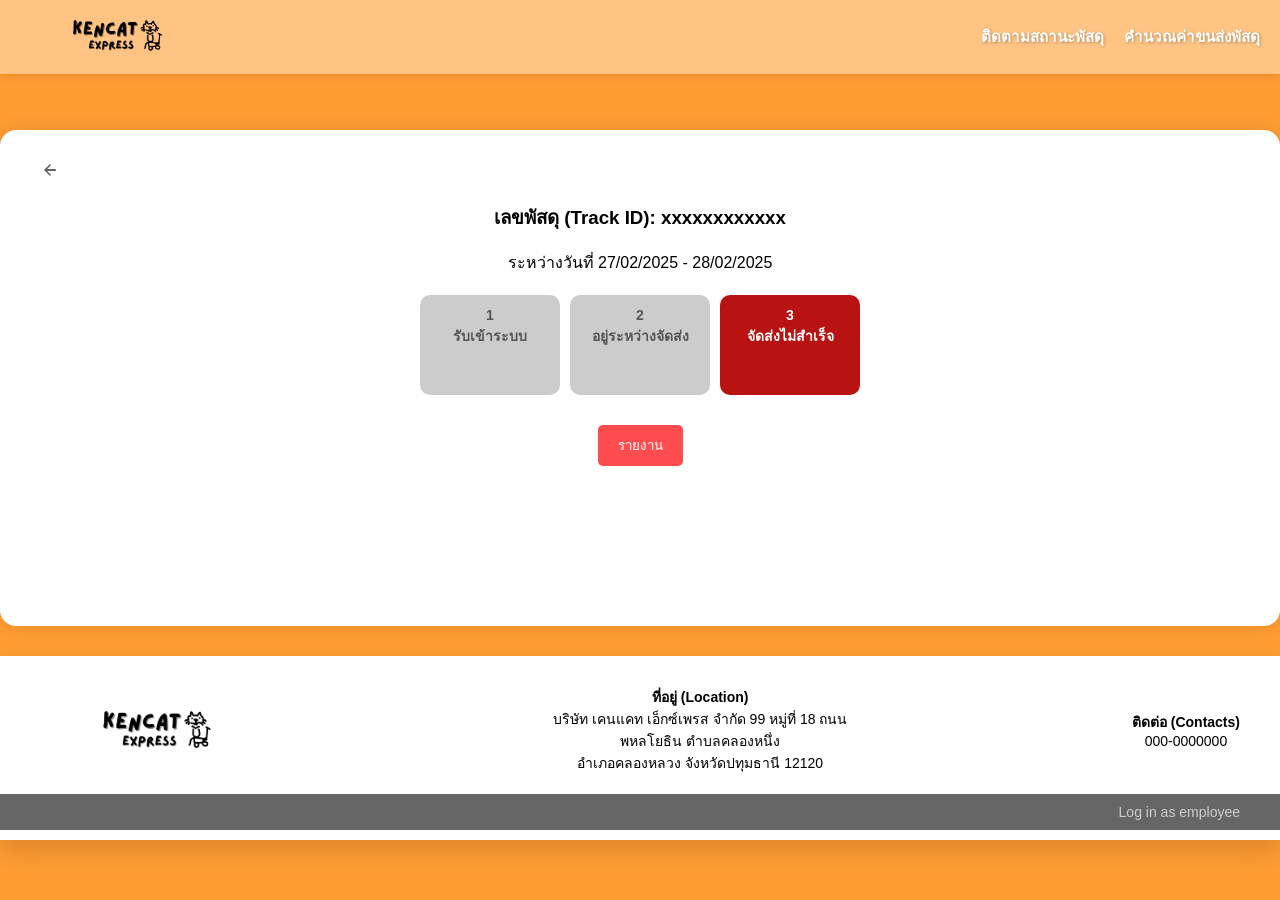
<file: Frontend/html/package_status_failed.html>
<!DOCTYPE html>
<html lang="th">
<head>
  <meta charset="UTF-8" />
  <meta name="viewport" content="width=device-width, initial-scale=1.0"/>
  <title>Kencat express</title>
  <link rel="stylesheet" href="../css/status.css" />
</head>

<body class="status-failed">
  
  <div class="navbar">
    <div class="logo">
      <img src="../images/Logo.png" alt="Kencat Express">
    </div>
    <nav class="nav-links">
      <a href="../index.html">ติดตามสถานะพัสดุ</a>
      <a href="shipping_cost.html">คำนวณค่าขนส่งพัสดุ</a>
    </nav>
  </div>

  <div class="container">
    <a href="../index.html" class="back-button">
      <img src="../images/back2.png" alt="ย้อนกลับ" />
    </a>
  
    <div class="status-header">
      <h3>เลขพัสดุ (Track ID): xxxxxxxxxxxx</h3>
      <p>ระหว่างวันที่ 27/02/2025 - 28/02/2025</p>
    </div>

    <div class="steps">
      <div class="step first">1<br>รับเข้าระบบ</div>
      <div class="step active">2<br>อยู่ระหว่างจัดส่ง</div>
      <div class="step result">3<br>จัดส่งไม่สำเร็จ</div>
    </div>

    <div class="timeline">
      
    </div>
      <button class="btn" onclick="window.location.href='package_report.html'">รายงาน</button>
    
  </div>
  
  
  <footer class="site-footer">
    <div class="footer-content">
      <div class="footer-logo">
        <img src="../images/Logo.png" alt="Kencat Express">
      </div>
      <div class="footer-info">
        <strong>ที่อยู่ (Location)</strong><br>
        บริษัท เคนแคท เอ็กซ์เพรส จำกัด 99 หมู่ที่ 18 ถนนพหลโยธิน ตำบลคลองหนึ่ง<br>
        อำเภอคลองหลวง จังหวัดปทุมธานี 12120
      </div>
      <div class="footer-contact">
        <strong>ติดต่อ (Contacts)</strong><br>
        000-0000000
      </div>
    </div>
    <div class="footer-login">
      <a href="loginEm.html">Log in as employee</a>
    </div>
  </footer>
  <script src="../js/packageinfo.js"></script>
</body>
</html>
</file>
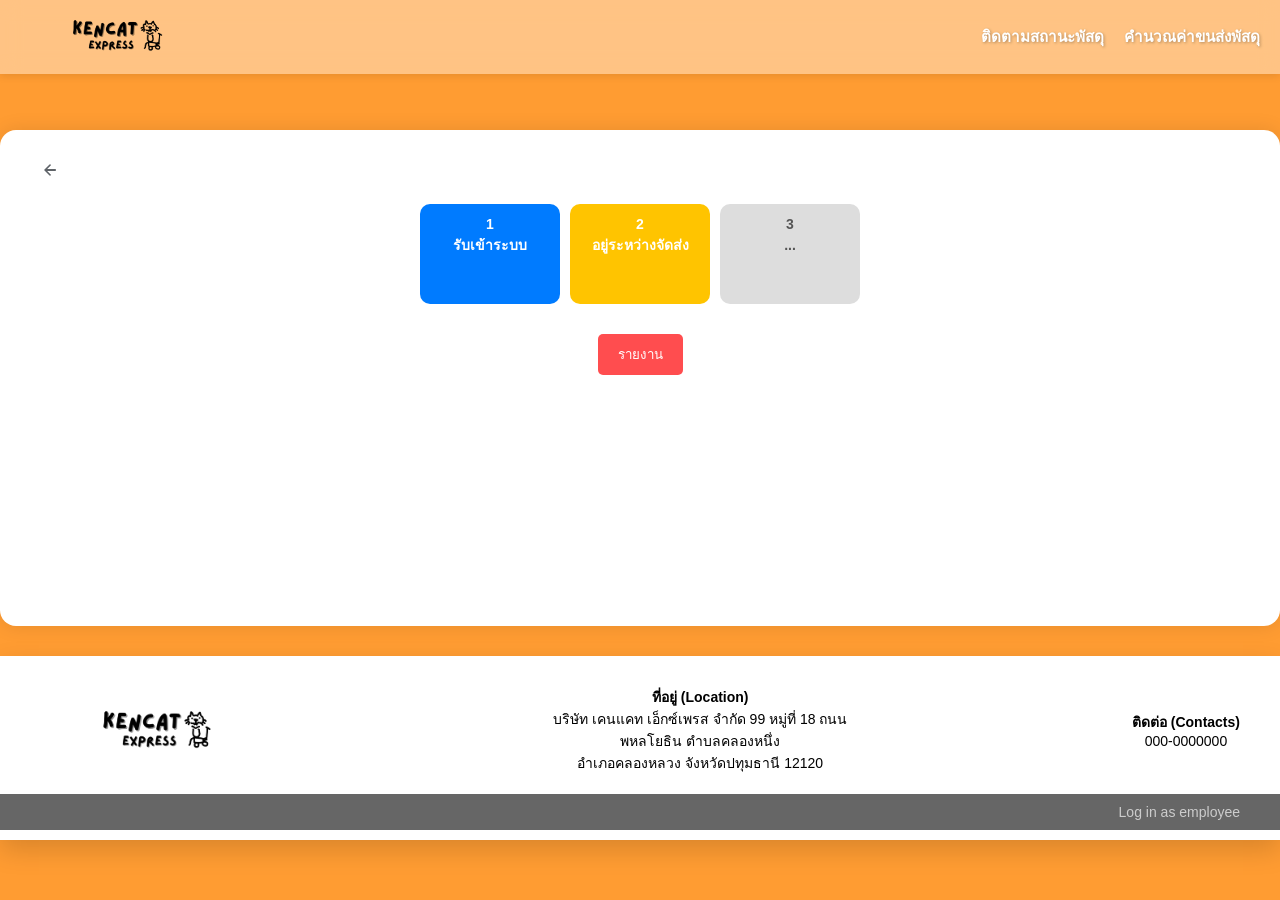
<file: Frontend/html/package_status_inprocess.html>
<!DOCTYPE html>
<html lang="th">
<head>
  <meta charset="UTF-8" />
  <meta name="viewport" content="width=device-width, initial-scale=1.0"/>
  <title>Kencat express</title>
  <link rel="stylesheet" href="../css/status.css" />
</head>
<body class="status-pending">
  <div class="navbar">
    <div class="logo">
      <img src="../images/Logo.png" alt="Kencat Express">
    </div>
    <nav class="nav-links">
      <a href="/index.html">ติดตามสถานะพัสดุ</a>
      <a href="shipping_cost.html">คำนวณค่าขนส่งพัสดุ</a>
    </nav>
  </div>

  <div class="container">
    <a href="/index.html" class="back-button">
      <img src="../images/back2.png" alt="ย้อนกลับ" />
    </a>
    
    <div class="status-header">
      <h3></h3>
      <p></p>
    </div>

    <div class="steps">
      <div class="step first">1<br>รับเข้าระบบ</div>
      <div class="step active">2<br>อยู่ระหว่างจัดส่ง</div>
      <div class="step result">3<br>...</div>
    </div>

    <div class="status-header">
      <h3></h3>
    </div>

    <div class="timeline">
        <!-- JS จะโหลดข้อมูลมาใส่ตรงนี้ 
      <div class="timeline-item">28/02/2025 07:55 - พัสดุถึงศูนย์คัดแยกกลาง</div>
      <div class="timeline-item">27/02/2025 21:00 - พัสดุออกเดินทางจากต้นทาง</div>
      <div class="timeline-item">27/02/2025 19:00 - Kencat Express ได้รับพัสดุจากผู้ส่ง</div>
      <div class="timeline-item">27/02/2025 18:30 - พัสดุถูกสร้างคำสั่ง</div> -->
    </div>

    <button class="btn" onclick="window.location.href='package_report.html'">รายงาน</button>
  </div>

  
  <footer class="site-footer">
    <div class="footer-content">
      <div class="footer-logo">
        <img src="../images/Logo.png" alt="Kencat Express">
      </div>
      <div class="footer-info">
        <strong>ที่อยู่ (Location)</strong><br>
        บริษัท เคนแคท เอ็กซ์เพรส จำกัด 99 หมู่ที่ 18 ถนนพหลโยธิน ตำบลคลองหนึ่ง<br>
        อำเภอคลองหลวง จังหวัดปทุมธานี 12120
      </div>
      <div class="footer-contact">
        <strong>ติดต่อ (Contacts)</strong><br>
        000-0000000
      </div>
    </div>
    <div class="footer-login">
      <a href="loginEm.html">Log in as employee</a>
    </div>
  </footer>
  
  <script src="../js/packageinfo.js"></script>
</body>
</html>
</file>
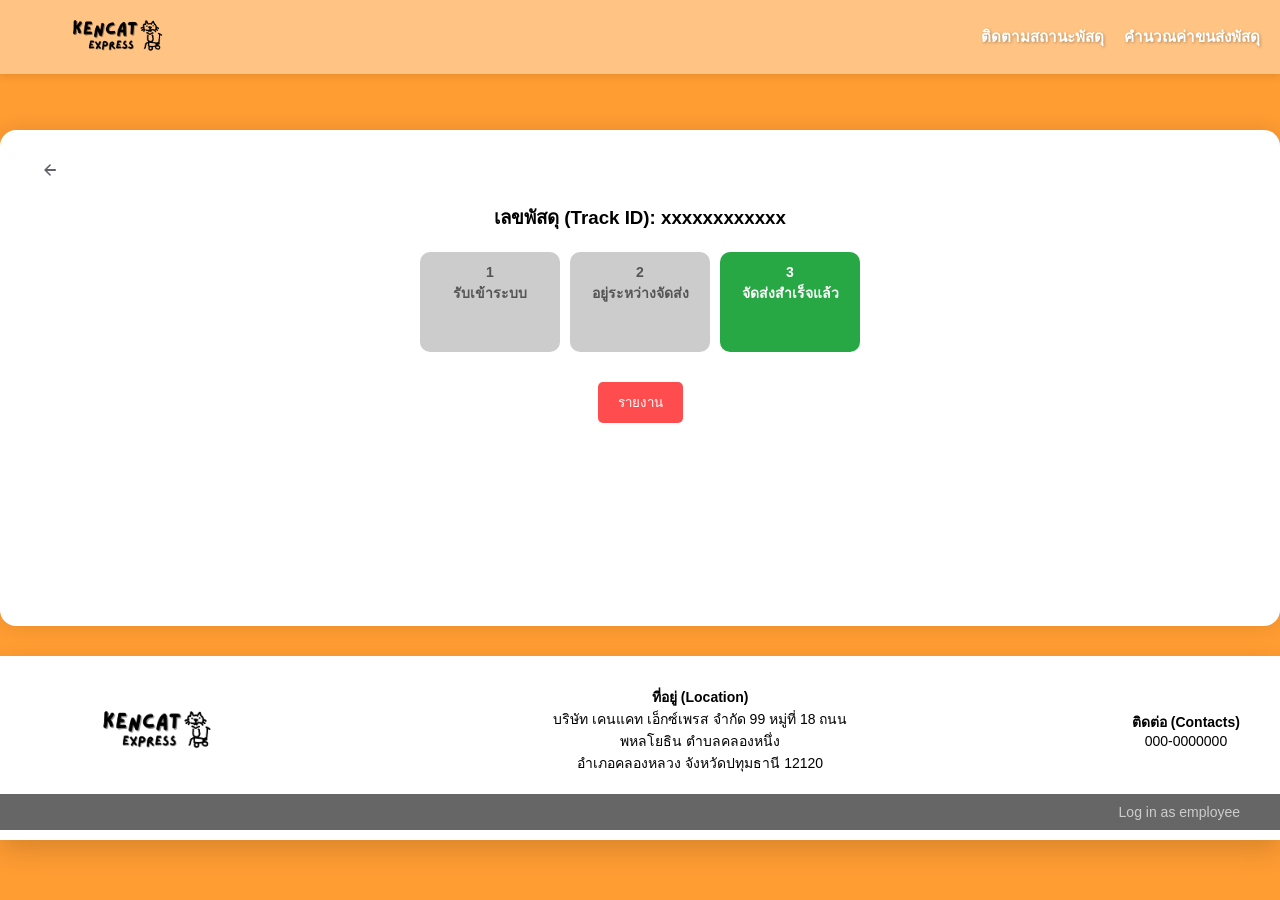
<file: Frontend/html/package_status_success.html>
<!DOCTYPE html>
<html lang="th">
<head>
  <meta charset="UTF-8" />
  <meta name="viewport" content="width=device-width, initial-scale=1.0"/>
  <title>Kencat express</title>
  <link rel="stylesheet" href="../css/status.css" />
</head>
<body class="status-success">
  <div class="navbar">
    <div class="logo">
      <img src="../images/Logo.png" alt="Kencat Express">
    </div>
    <nav class="nav-links">
      <a href="../index.html">ติดตามสถานะพัสดุ</a>
      <a href="shipping_cost.html">คำนวณค่าขนส่งพัสดุ</a>
    </nav>
  </div>

  <div class="container">
    <a href="../index.html" class="back-button">
      <img src="../images/back2.png" alt="ย้อนกลับ" />
    </a>
    
    <div class="status-header">
      <h3>เลขพัสดุ (Track ID): xxxxxxxxxxxx</h3>
      <p></p>
    </div>

    <div class="steps">
      <div class="step first">1<br>รับเข้าระบบ</div>
      <div class="step active">2<br>อยู่ระหว่างจัดส่ง</div>
      <div class="step result">3<br>จัดส่งสำเร็จแล้ว</div>
    </div>

    <div class="status-header">
      <h3></h3>
    </div>

    <div class="timeline">
      <!-- JS จะโหลดข้อมูลมาใส่ตรงนี้ 
      <div class="timeline-item active green">28/02/2025 09:00 - จัดส่งสำเร็จถึงผู้รับแล้ว</div>
      <div class="timeline-item">28/02/2025 07:55 - พัสดุถึงศูนย์คัดแยกกลาง</div>
      <div class="timeline-item">27/02/2025 21:00 - พัสดุออกเดินทางจากต้นทาง</div>
      <div class="timeline-item">27/02/2025 19:00 - Kencat Express ได้รับพัสดุจากผู้ส่ง</div>
      <div class="timeline-item">27/02/2025 18:30 - พัสดุถูกสร้างคำสั่ง</div> -->
    </div>

    <button class="btn" onclick="window.location.href='package_report.html'">รายงาน</button>
  </div>

  
  <footer class="site-footer">
    <div class="footer-content">
      <div class="footer-logo">
        <img src="../images/Logo.png" alt="Kencat Express">
      </div>
      <div class="footer-info">
        <strong>ที่อยู่ (Location)</strong><br>
        บริษัท เคนแคท เอ็กซ์เพรส จำกัด 99 หมู่ที่ 18 ถนนพหลโยธิน ตำบลคลองหนึ่ง<br>
        อำเภอคลองหลวง จังหวัดปทุมธานี 12120
      </div>
      <div class="footer-contact">
        <strong>ติดต่อ (Contacts)</strong><br>
        000-0000000
      </div>
    </div>
    <div class="footer-login">
      <a href="loginEm.html">Log in as employee</a>
    </div>
  </footer>

  <script src="../js/packageinfo.js"></script>
</body>
</html>
</file>
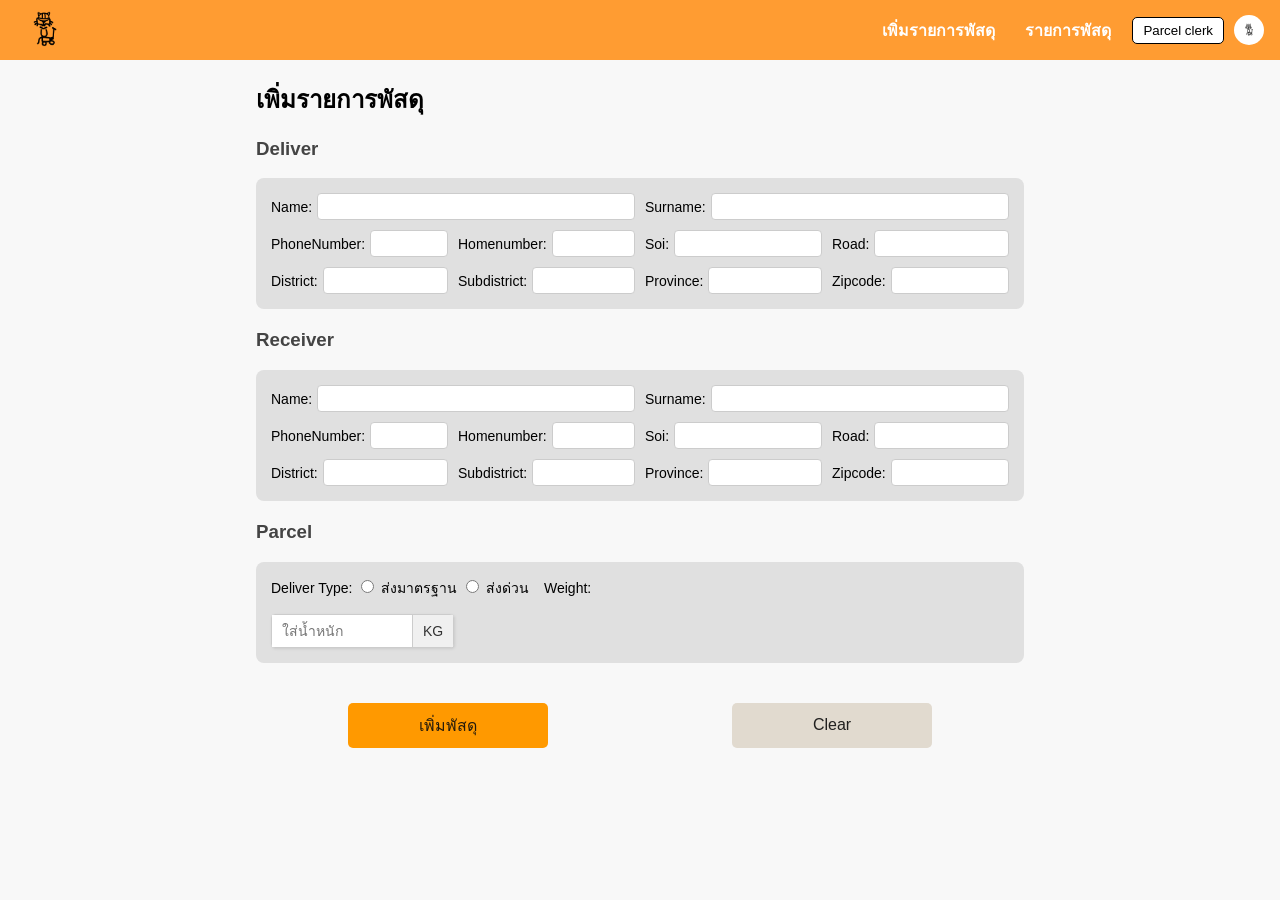
<file: Frontend/html/packageAdd_ParcelClerk.html>
<!DOCTYPE html>
<html lang="th">
<head>
    <meta charset="UTF-8">
    <meta name="viewport" content="width=device-width, initial-scale=1.0">
    <title>Kencat express</title>
    <link rel="stylesheet" href="../css/addpackage.css">
</head>
<body>

    <header class="header">
        <img src="../images/Kencat_employee_logo.png" class="logo">
        <nav class="nav-menu">
            <div class="menu-right">
                <a href="#" class="unactive">เพิ่มรายการพัสดุ</a>
                <a href="packageList_ParcelClerk.html" class="unactive">รายการพัสดุ</a>
            </div>
        </nav>
        <div class="profile-section">
            <button class="parcel-button">Parcel clerk</button>
            <a href="profileEm.html">
                <img src="../images/Kencat_employee_logo.png" class="profile-icon">
            </a>
        </div>
    </header>

    <main>
        <h1 class="page-title">เพิ่มรายการพัสดุ</h1>

        <form id="parcelForm">
        <section class="form-section">
            <h3>Deliver</h3>
            <div class="form-box">
                <label>Name: <input type="text" name="senderName" required ></label>
                <label>Surname: <input type="text" name="senderSurname" required ></label>
                <label>PhoneNumber: <input type="text" name="senderPhone" required></label>
                <label>Homenumber: <input type="text" name="senderHomeNumber" required></label>
                <label>Soi: <input type="text" name="senderSoi" required></label>
                <label>Road: <input type="text" name="senderRoad" required></label>
                <label>District: <input type="text" name="senderDistrict" required></label>
                <label>Subdistrict: <input type="text" name="senderSubdistrict" required></label>
                <label>Province: <input type="text" name="senderProvince" required></label>
                <label>Zipcode: <input type="text" name="senderZipcode" required></label>
            </div>
        </section>

        <section class="form-section">
            <h3>Receiver</h3>
            <div class="form-box">
                <label>Name: <input type="text" name="receiverName" required ></label>
                <label>Surname: <input type="text" name="receiverSurname" required ></label>
                <label>PhoneNumber: <input type="text" name="receiverPhone" required></label>
                <label>Homenumber: <input type="text" name="receiverHomeNumber" required></label>
                <label>Soi: <input type="text" name="receiverSoi" required></label>
                <label>Road: <input type="text" name="receiverRoad" required></label>
                <label>District: <input type="text" name="receiverDistrict" required></label>
                <label>Subdistrict: <input type="text" name="receiverSubdistrict" required></label>
                <label>Province: <input type="text" name="receiverProvince" required></label>
                <label>Zipcode: <input type="text" name="receiverZipcode" required></label>
            </div>
        </section>

        <section class="form-section">
            <h3>Parcel</h3>
            <div class="parcel-box">
                <label>Deliver Type:
                    <input type="radio" name="delivery" value="standard"> ส่งมาตรฐาน
                    <input type="radio" name="delivery" value="express"> ส่งด่วน
                </label>
        
                <label>Weight:</label>
                <div class="weight-input">
                    <input type="text" placeholder="ใส่น้ำหนัก" name="weight" >
                    <span>KG</span>
                </div>
            </div>
        </section>
        <div class="button_section">
        <button class="submit-btn" type="submit">เพิ่มพัสดุ</button>
        <button class="clear-btn"  type="reset" value="reset">Clear</button>
        </div>
    </form>
        

    </main>

    <div id="successModal" class="modal hidden">
        <div class="modal-content">
          <span class="close-btn">&times;</span>
          <h3>เพิ่มพัสดุสำเร็จ</h3>
          <div class="check-icon">✅</div>
          <p id="trackId"><strong>Track ID :</strong></p>
          <p id="parcelId"><strong>Parcel ID :</strong></p>
          <p id="senderInfo"><strong>Deliver :</strong></p>
          <p id="senderAddress"><strong>Address :</strong></p>
          <p id="receiverInfo"><strong>Receiver :</strong></p>
          <p id="receiverAddress"><strong>Address :</strong></p>
        </div>
    </div>
    
    <script src="../js/addpackage.js"></script>

</body>
</html>
</file>
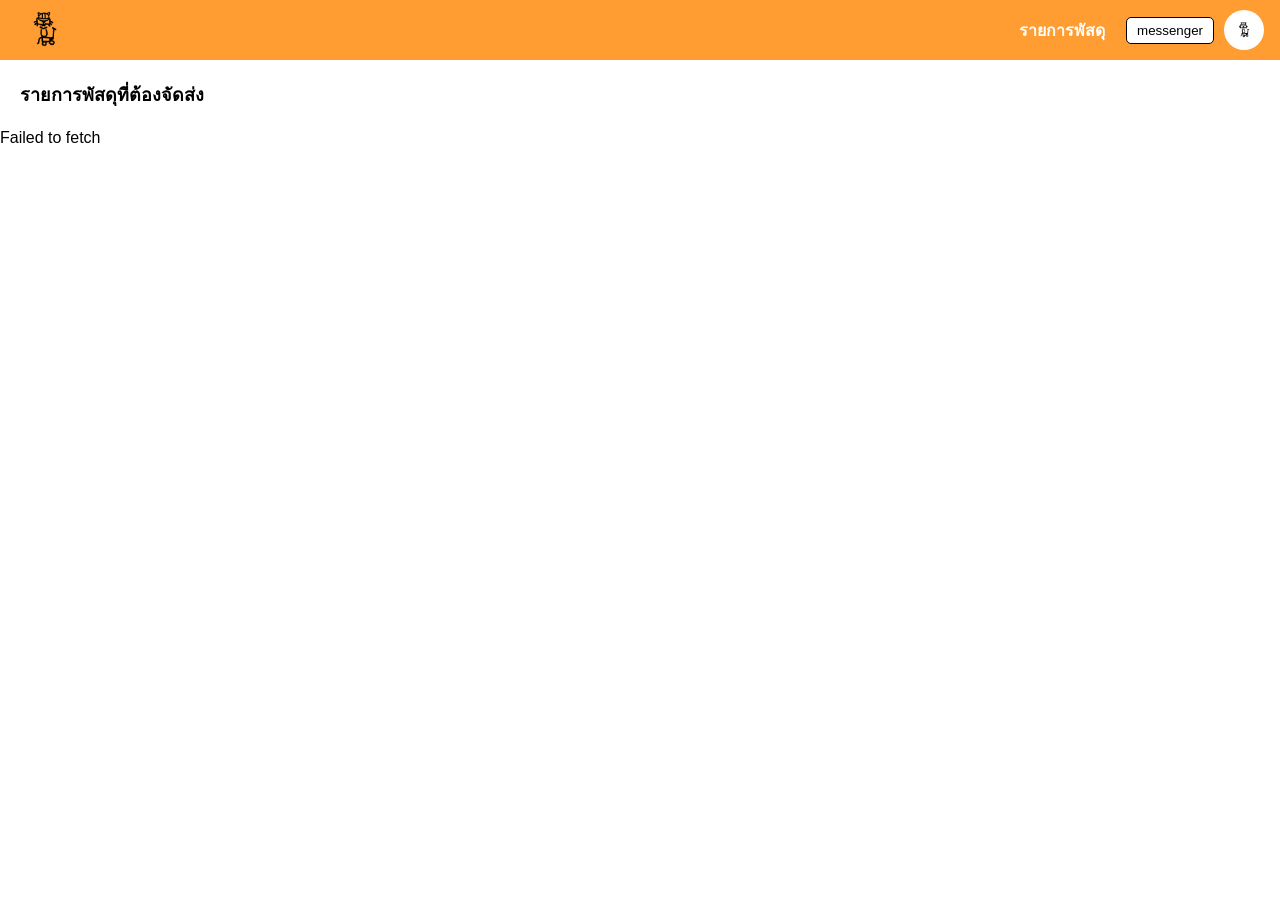
<file: Frontend/html/packageSend_Messenger.html>
<!DOCTYPE html>
<html lang="th">
  <head>
    <meta charset="UTF-8" />
    <meta name="viewport" content="width=device-width, initial-scale=1.0" />
    <title>Kencat Express</title>
    <link rel="stylesheet" href="../css/send.css" />
  </head>
  <body data-role="M">

    <header class="header">
      <img src="../images/Kencat_employee_logo.png" class="logo" alt="Kencat Express Logo">
      <nav class="nav-menu">
        <div class="menu-right">
          <a href="#" class="unactive">รายการพัสดุ</a>
        </div>
      </nav>
      <div class="profile-section">
        <button class="parcel-button">messenger</button>
        <a href="profileEm.html">
          <img src="../images/Kencat_employee_logo.png" class="profile-icon" alt="Profile Icon">
        </a>
      </div>
    </header>

    <main>
      <h1 class="title">รายการพัสดุที่ต้องจัดส่ง</h1>

      <div class="parcel-list" id="parcel-list">
        <!-- ข้อมูลพัสดุจะแสดงที่นี่ -->
      </div>
    </main>

    <script src="../js/status_update.js"></script>
  </body>
</html>
</file>
<file: Frontend/css/tracking.css>
/********** general **********/
body {
  font-family: 'Arial', sans-serif;
  margin: 0;
  background-image: linear-gradient(to bottom, #ff9c32,#ff9c32, #ffffff);
  color: #333;
  overflow-x: hidden;
}

/********** banner **********/
.banner-header {
  position: relative;
  margin-bottom: 40px;
}

.banner-img {
  width: 100%;
  display: block;
}

/********** navigation bar **********/
.logo img {
  height: 70px;
}

.navbar {
  position: fixed;
  top: 0;
  left: 0;
  width: 100%;
  max-width: 100vw;
  box-sizing: border-box;
  display: flex;
  justify-content: space-between;
  align-items: center;
  padding: 10px 20px;
  background: rgba(255, 255, 255, 0.4);
  backdrop-filter: blur(10px);
  box-shadow: 0 2px 8px rgba(0, 0, 0, 0.1);
  z-index: 1000;
}

.nav-links {
  display: flex;
  flex-wrap: wrap;
  gap: 20px;
}

.nav-links a {
  position: relative;
  color: rgb(255, 255, 255);
  text-decoration: none;
  text-shadow: 1px 1px 3px rgba(0, 0, 0, 0.3);
  font-weight: bold;
  font-size: 0.95rem;
  transition: color 0.3s;
}

.nav-links a::after {
  content: "";
  position: absolute;
  left: 0;
  bottom: -3px;
  width: 0;
  height: 2px;
  background-color: #000000;
  transition: width 0.3s ease;
}

.nav-links a:hover {
  color: #000000;
}

.nav-links a:hover::after {
  width: 100%;
}



/********** package_tracking **********/
.tracking-section {
  display: flex;
  flex-direction: column;
  align-items: center;
  justify-content: center;
  background: #ffffff;
  border-radius: 15px;
  padding: 40px;
  max-width: 1000px;
  width: 100%;
  margin: 0 auto;
  margin-bottom: 40px;
  box-shadow: 0 10px 25px rgba(0, 0, 0, 0.15);
  animation: popupFadeIn 0.6s ease;
  text-align: center;
}

.tracking-section input {
  margin-top: 10px;
  padding: 10px;
  width: 250px;
  border: 2px solid #8c8c8c;
  border-radius: 5px;
}

.tracking-section button {
  padding: 10px 20px;
  background: #FD9526;
  border: none;
  color: white;
  border-radius: 5px;
  cursor: pointer;
}

.track-section {
  text-align: center;
  padding: 30px 20px;
}

.track-form {
  display: flex;
  justify-content: center;
  align-items: center;
  gap: 10px;
  margin-top: 5px;
}

.track-form button {
  padding: 10px 20px;
  background: rgb(255, 123, 0);
  border: none;
  color: rgb(0, 0, 0);
  border-radius: 5px;
  cursor: pointer;
}

.track-form input {
  padding: 10px;
  width: 250px;
  border: 1px solid #ccc;
  border-radius: 5px;
}

  .logo img {
    height: 50px;
  }

  
/********** Why Kencat express? **********/
.why-section {
    background: #ffe5b4;
    padding: 40px 20px;
    text-align: center;
    margin: auto;
}

.features {
    display: flex;
    flex-wrap: wrap;
    justify-content: center;
    gap: 30px;
}

.feature {
    width: 150px;
    background: white;
    border-radius: 10px;
    padding: 15px;
    box-shadow: 0 0 10px rgba(0,0,0,0.1);
}

.feature img {
    width: 100px;
    height: auto;
}

.feature p {
    margin-top: 10px;
    font-weight: bold;
}

.faq-section {
    background: #ffdab9;
    padding: 40px 20px;
    text-align: center;
}

.faq-section h2 img {
    max-width: 250px;
}

.faq-section ul {
    text-align: left;
    max-width: 600px;
    margin: 20px auto;
    list-style: none;
    padding: 0;
}

.faq-section li {
    margin-bottom: 20px;
}

.rate-image {
    width: 100%;
    height: auto;
    max-width: 60%;
    display: block;
    margin: 0 auto;
    border-radius: 20px;
    box-shadow: 0 6px 15px rgba(0, 0, 0, 0.1);
    object-fit: contain;
  }
  
  
  .popup-content {
    background: #FFDEBB; /* สีส้ม */
    border-radius: 80px;
    padding: 100px;
    max-width: 1000px;
    width: 100%;
    text-align: center;
    margin: auto;
    margin-bottom: 40px;
    box-shadow: 0 10px 25px rgba(0, 0, 0, 0.15);
    animation: popupFadeIn 0.6s ease;
  }
  
  .popup-content {
    background: #FFDEBB;
    border-radius: 80px;
    padding: 40px;
    max-width: 1000px;
    width: 100%;
    text-align: center;
    box-shadow: 0 10px 25px rgba(0, 0, 0, 0.15);
    animation: popupFadeIn 0.6s ease;
  }
  
  .popup-content h2 {
    font-size: 1.2rem;
    margin-bottom: 20px;
  }

/********** FOOTER **********/
.site-footer {
  background: #ffffff;
  color: #000000;
  padding: 30px 40px 10px;
  font-size: 14px;
  box-shadow: 0 10px 25px rgba(0, 0, 0, 0.15);
  width: 100%;
  box-sizing: border-box;
  display: flex;
  flex-direction: column;
  align-items: center;
}

.footer-content {
  display: flex;
  justify-content: space-between;
  align-items: center;
  flex-wrap: wrap;
  width: 100%;
  max-width: 1200px; /* Ensures the footer content doesn't stretch too wide */
  margin-bottom: 10px;
}

.footer-logo img {
  height: 60px;
}

.footer-info,
.footer-contact {
  max-width: 300px;
  text-align: center;
}

.footer-info p,
.footer-contact p {
  font-size: 14px;
  color: #333;
}

.footer-login {
  width: 100%;
  text-align: right;
  font-size: 14px;
  background-color: #666; /* Dark background for the login section */
  padding: 10px 40px;
  margin-top: 10px;
}

.footer-login a {
  color: #ccc;
  text-decoration: none;
  font-size: 14px;
}

.footer-login a:hover {
  color: #f38908;
  text-decoration: none;
  font-size: 14px;
  font-weight: bold
}

.footer-bottom {
  width: 100%;
  text-align: center;
  padding: 10px;
  background-color: #555; /* Darker background for the button area */
}

.login-button {
  padding: 10px 20px;
  background-color: #FF9900;
  color: white;
  border: none;
  border-radius: 5px;
  cursor: pointer;
  font-size: 16px;
  text-align: center;
}

.login-button:hover {
  background-color: #e68900; /* Slightly darker orange on hover */
}


/********** Pop up **********/
.track-popup {
    display: flex;
    justify-content: center;
    padding: 60px 5vw;
    background: linear-gradient(#ff9900, #ffc266); /* พื้นหลังไล่สีส้ม */
}

.popup-box {
    background: #fff;
    border-radius: 20px;
    box-shadow: 0 10px 25px rgba(0, 0, 0, 0.2);
    padding: 40px 30px;
    width: 100%;
    max-width: 1400px; /* ✅ ปรับให้กว้างขึ้น */
}

.popup-box label {
    font-weight: bold;
    display: block;
    font-size: 1.4rem;
    margin-bottom: 20px;
    text-align: center;
}

.popup-input {
    display: flex;
    justify-content: center;
    gap: 12px;
    flex-wrap: wrap;
}

.popup-input input {
    flex: 1;
    min-width: 300px;
    padding: 16px 20px;
    border-radius: 10px;
    border: 1px solid #ccc;
    font-size: 1.1rem;
    box-shadow: inset 0 1px 3px rgba(0,0,0,0.05);
}

.popup-input input:focus {
    outline: none;
    border-color: #f47c00;
    box-shadow: 0 0 0 3px rgba(244, 124, 0, 0.2);
}

.popup-input button {
    padding: 16px 32px;
    background: #f47c00;
    border: none;
    color: white;
    font-weight: bold;
    border-radius: 10px;
    font-size: 1.1rem;
    cursor: pointer;
    transition: background 0.2s;
}

.popup-input button:hover {
    background: #e06600;
}

/********** Q&A Section **********/
.qa-section {
  background: #FFDEBB; /* สีส้ม */
    border-radius: 80px;
    padding: 40px;
    max-width: 1000px;
    width: 100%;
    text-align: center;
    box-shadow: 0 10px 25px rgba(0, 0, 0, 0.15);
    animation: popupFadeIn 0.6s ease;
}

.qa-section h2 {
  font-size: 2rem;
  margin-bottom: 30px;
  color: #333;
}

.qa-cards {
  display: grid;
  grid-template-columns: repeat(auto-fit, minmax(250px, 1fr)); /* Responsive grid */
  gap: 20px;
}

.qa-card {
  background-color: #ffffff;
  padding: 20px;
  border-radius: 30px;
  box-shadow: 0 4px 10px rgba(0, 0, 0, 0.1);
}

.qa-card p {
  margin: 0;
  font-size: 1rem;
  color: #333;
  line-height: 1.6;
}

.qa-card strong {
  font-weight: bold;
  color: #0050c0;
}

/********** อัตราขนส่งบริการ **********/
.popup-container {
  max-width: 1200px; /* Set a maximum width for consistency */
  width: 100%; /* Ensures the container takes up the full width of the screen */
  margin: auto; /* Centers the content */
  padding: 0 20px; /* Adds space around the content */
}

.popup-content {
    background: #ffe2b9;
    border-radius: 60px;
    padding: 40px;
    max-width: 1000px;
    width: 100%;
    box-shadow: 0 10px 25px rgba(0, 0, 0, 0.15);
    animation: popupFadeIn 0.6s ease;
}

@keyframes popupFadeIn {
    from {
        opacity: 0;
        transform: translateY(20px);
    }
    to {
        opacity: 1;
        transform: translateY(0);
    }
}

.features {
    display: grid;
    grid-template-columns: repeat(auto-fit, minmax(200px, 1fr));
    gap: 20px;
    margin-top: 20px;
    text-align: center;
}

.feature img {
    width: 80px;
    height: auto;
    margin-bottom: 10px;
}

ul {
    list-style: none;
    padding-left: 0;
}

ul li {
    margin-bottom: 20px;
    font-size: 1rem;
}


.why-section {
    background: #ffe2b9;
    border-radius: 100px;
    padding: 40px 20px;
    text-align: center;
}

.why-section h2 {
    font-size: 1.8rem;
    margin-bottom: 30px;
}

.features {
    display: grid;
    grid-template-columns: repeat(2, 1fr); /* 2 คอลัมน์ */
    gap: 30px;
    justify-items: center;
}

.feature-card {
    display: flex;
    flex-direction: column;
    align-items: center;
    text-align: center;
}

.icon-box {
    background: #fff;
    border-radius: 5px;
    box-shadow: 0 6px 15px rgba(0, 0, 0, 0.1);
    padding: 20px;
    width: 160px;
    height: 160px;
    display: flex;
    align-items: center;
    justify-content: center;
}

.icon-box img {
    width: 150px;
    height: auto;
}

.feature-card p {
    margin-top: 12px;
    font-weight: bold;
    font-size: 0.95rem;
    color: #333;
    max-width: 180px;
}


@media (max-width: 600px) {
    .features {
        grid-template-columns: 1fr; /* แถวเดียวบนจอแคบ */
    }
}
</file>
<file: Frontend/css/status.css>
html, body {
  height: 100%;
  margin: 0;
  padding: 0;
  display: flex;
  flex-direction: column;
}

.container {
  flex: 1;
  
}

body {
    font-family: sans-serif;
    margin-top: 100px;
    margin-bottom: 60px;
    background-color: #FF9C32;
  }
  
 /********** navigation bar **********/
.logo img {
  height: 50px;
}

.navbar {
  position: fixed;
  top: 0;
  left: 0;
  width: 100%;
  max-width: 100vw;
  box-sizing: border-box;
  display: flex;
  justify-content: space-between;
  align-items: center;
  padding: 10px 20px;
  background: rgba(255, 255, 255, 0.4);
  backdrop-filter: blur(10px);
  box-shadow: 0 2px 8px rgba(0, 0, 0, 0.1);
  z-index: 1000;
}

.nav-links {
  display: flex;
  flex-wrap: wrap;
  gap: 20px;
}

.nav-links a {
  position: relative;
  color: rgb(255, 255, 255);
  text-decoration: none;
  text-shadow: 1px 1px 3px rgba(0, 0, 0, 0.3);
  font-weight: bold;
  font-size: 0.95rem;
  transition: color 0.3s;
}

.nav-links a::after {
  content: "";
  position: absolute;
  left: 0;
  bottom: -3px;
  width: 0;
  height: 2px;
  background-color: #000000;
  transition: width 0.3s ease;
}

.nav-links a:hover {
  color: #000000;
}

.nav-links a:hover::after {
  width: 100%;
}
  .container {
    width: 100%;
    max-width: 1200px;        /* หรือ 95vw ถ้าต้องการแบบ responsive เต็มจอ */
    margin: 30px auto;
    background: white;
    padding: 30px 40px;
    border-radius: 16px;
    box-shadow: 0 0 20px rgba(0, 0, 0, 0.1);
  }
  
  .status-header {
    text-align: center;
  }
  
  .steps {
    display: flex;
    justify-content: center;
    gap: 10px;
    margin-top: 20px;
  }

/* สีพื้นฐานสำหรับขั้นตอน */
.step {
  width: 120px;
  height: 80px;
  border-radius: 10px;
  background: #eee;
  color: #666;
  font-weight: bold;
  text-align: center;
  line-height: 1.5;
  padding: 10px;
  font-size: 14px;
}

/* ขั้นตอนแรก */
.step.first {
  background-color: #007bff;
  color: white;
}

/* ขั้นตอนอยู่ระหว่างจัดส่ง */
.step.active {
  background-color: #ffc400;
  color: white;
}

/* ขั้นตอนสุดท้ายที่ยังไม่รู้ผล */
.step.result {
  background-color: #ddd;
  color: #555;
}

/* จัดส่งสำเร็จ */
body.status-success .step.result {
  background-color: #28a745;
  color: white;
}

/* จัดส่งไม่สำเร็จ */
body.status-failed .step.result {
  background-color: #b81212;
  color: white;
}

/* เมื่อรู้ผลแล้ว ให้ขั้นตอนอื่นเป็นสีเทา */
body.status-success .step:not(.result),
body.status-failed .step:not(.result) {
  background-color: #ccc;
  color: #555;
}
  
  .timeline {
    margin: 30px 0;
    border-left: 3px solid #ccc;
    padding-left: 20px;
    position: relative;
  }
  
  .timeline-item {
    margin-bottom: 20px;
    position: relative;
    color: #333;
  }
  
  .timeline-item::before {
    content: "";
    position: absolute;
    left: -12px;
    top: 5px;
    width: 12px;
    height: 12px;
    border-radius: 50%;
    background: #ccc;
  }
  
  .timeline-item.active::before {
    background-color: green;
  }
  
  .timeline-item.green {
    font-weight: bold;
    color: green;
  }
  
  .timeline-item.fail::before {
    background-color: orange;
  }
  
  .btn {
    background-color: #ff4d4f;
    color: white;
    border: none;
    padding: 10px 20px;
    cursor: pointer;
    border-radius: 5px;
    display: block;
    margin: 20px auto 0;
  }
  
  /********** FOOTER **********/
.site-footer {
  background: #ffffff;
  color: #000000;
  padding: 30px 40px 10px;
  font-size: 14px;
  box-shadow: 0 10px 25px rgba(0, 0, 0, 0.15);
  width: 100%;
  box-sizing: border-box;
  display: flex;
  flex-direction: column;
  align-items: center;
}

.footer-content {
  display: flex;
  justify-content: space-between;
  align-items: center;
  flex-wrap: wrap;
  width: 100%;
  max-width: 1200px; /* Ensures the footer content doesn't stretch too wide */
  margin-bottom: 10px;
}

.footer-logo img {
  height: 60px;
}

.footer-info,
.footer-contact {
  max-width: 300px;
  text-align: center;
}

.footer-info p,
.footer-contact p {
  font-size: 14px;
  color: #333;
}

.footer-login {
  width: 100%;
  text-align: right;
  font-size: 14px;
  background-color: #666; /* Dark background for the login section */
  padding: 10px 40px;
  margin-top: 10px;
}

.footer-login a {
  color: #ccc;
  text-decoration: none;
  font-size: 14px;
}

.footer-login a:hover {
  color: #f38908;
  text-decoration: none;
  font-size: 14px;
  font-weight: bold
}

.footer-bottom {
  width: 100%;
  text-align: center;
  padding: 10px;
  background-color: #555; /* Darker background for the button area */
}
</file>
<file: Frontend/css/addpackage.css>
/* ฟอนต์และรีเซ็ตสไตล์ */
body {
    font-family: Arial, sans-serif;
    margin: 0;
    padding: 0;
    background-color: #f8f8f8;
}

/* ===== HEADER ===== */
.logo {
    height: 90px;
}

.header {
    width: 100%;
    max-width: 100vw;
    height: 60px;
    background: #FF9C32;
    display: flex;
    align-items: center;
    justify-content: space-between;
}

.nav-menu {
    display: flex;
    justify-content: flex-end;
    flex-grow: 1;
}

.menu-right {
    display: flex;
    gap: 20px;
}

.nav-menu a {
    text-decoration: none;
    color: white;
    font-size: 16px;
    font-weight: bold;
    padding: 5px;
}

.nav-menu a.unactive:hover {
    text-decoration: underline;
}

.profile-section {
    display: flex;
    align-items: center;
    gap: 10px;
    margin: 0px 16px;
}

.parcel-button {
    background: white;
    border: 1px solid black;
    padding: 5px 10px;
    border-radius: 5px;
    cursor: pointer;
}

.profile-icon {
    width: 40px;
    height: 40px;
    border-radius: 50%;
    background: white;
    display: flex;
    align-items: center;
    justify-content: center;
    font-size: 16px;
    font-weight: bold;
    cursor: pointer;
}

/* ===== MAIN CONTENT ===== */
main {
    width: 60%;
    margin: auto;
    padding: 20px;
}

h2 {
    text-align: center;
    color: #333;
}

/* ===== FORM STYLING ===== */
.form-section {
    margin-bottom: 20px;
}

h3 {
    color: #444;
}

/* กล่องฟอร์ม */
.form-box {
    background: #e0e0e0;
    padding: 15px;
    border-radius: 8px;
    display: grid;
    grid-template-columns: repeat(4, 1fr); /* 4 คอลัมน์ */
    gap: 10px;
    align-items: center;
}

/* ปรับให้ช่องใส่ข้อมูลกว้างเต็มพื้นที่ */
.form-box label {
    display: flex;
    align-items: center;
    gap: 5px;
    font-size: 14px;
    white-space: nowrap;
}

.form-box input[type="text"] {
    flex: 1;
    padding: 5px;
    border: 1px solid #ccc;
    border-radius: 4px;
    width: 100%;
}

/* ปรับเฉพาะช่อง Name และ Surname ให้กว้างขึ้น 
form{
    background-color: #c6c6c6;
    padding:20px;
    border-radius:15px ;
}*/
.form-box label:nth-child(1),
.form-box label:nth-child(2) {
    grid-column: span 2; /* ให้กินพื้นที่ 2 คอลัมน์ */
}

/* ===== ปรับปุ่มเลือกประเภทการส่ง ===== */
.form-box label[for="delivery"] {
    grid-column: span 4;
    display: flex;
    align-items: center;
    gap: 15px;
}

/* ===== ปุ่มเพิ่มพัสดุ ===== */
.button_section{
    display:flex;
}
.submit-btn {
    display: block;
    width: 200px;
    padding: 10px;
    margin: 20px auto;
    background-color: #ff9900;
    color: rgba(13, 13, 13, 0.911);
    border: none;
    font-size: 16px;
    cursor: pointer;
    border-radius: 5px;
    
}

.submit-btn:hover {
    background-color: #e68a00;
}

.clear-btn {
    display: block;
    width: 200px;
    padding: 10px;
    margin: 20px auto;
    background-color: #e1dacf;
    color: rgba(13, 13, 13, 0.911);
    border: none;
    font-size: 16px;
    cursor: pointer;
    border-radius: 5px;

}

.clear-btn:hover {
    background-color: #3d3d3c;
    color:#f0f0f0;
}

/* ===== ปรับดีไซน์เฉพาะส่วน Parcel ===== */
.parcel-box {
    display: grid;
    grid-template-columns: auto auto auto; /* 3 คอลัมน์ */
    gap: 10px;
    align-items: center;
    background: #e0e0e0;
    padding: 15px;
    border-radius: 8px;
}

/* ปรับตัวเลือกประเภทการส่งให้เรียงกัน */
.parcel-box label {
    font-size: 14px;
    white-space: nowrap;
}

/* ปรับช่องกรอกน้ำหนักให้สวยงาม */
.weight-input {
    display: flex;
    align-items: center;
    border: 1px solid #ccc;
    border-radius: 4px;
    background: white;
    width: fit-content;
}

/* ช่องอินพุตน้ำหนัก */
.weight-input input {
    border: none;
    padding: 5px;
    width: 120px;
}

/* หน่วย KG */
.weight-input span {
    padding: 5px;
    background: #f0f0f0;
    border-left: 1px solid #ccc;
}
.page-title {
    font-size: 24px;
    font-weight: bold;
    color: #000;
    margin: 0; /* ระยะห่างจากบนและซ้าย */
    text-align: left;
}
.logo-img {
    height: 70px; /* ปรับขนาดตามภาพ */
}
.parcel-box {
    display: grid;
    grid-template-columns: auto 1fr;
    align-items: center;
    background: #e0e0e0;
    padding: 15px;
    border-radius: 8px;
    gap: 15px;
}

.weight-input {
    display: flex;
    align-items: center;
    border: 1px solid #ccc;
    border-radius: 4px;
    background: white;
    width: fit-content;
    box-shadow: 1px 1px 3px rgba(0,0,0,0.1);
}

.weight-input input {
    border: none;
    padding: 8px 10px;
    width: 120px;
    outline: none;
    font-size: 14px;
}

.weight-input span {
    padding: 8px 10px;
    background: #f0f0f0;
    border-left: 1px solid #ccc;
    font-size: 14px;
    color: #333;
}
.user-section {
    display: flex;
    align-items: center;
    gap: 8px;
}

.profile-icon {
    width: 30px;
    height: 30px;
    border-radius: 50%;
    object-fit: cover;
}

.hidden{
    display: none;
}

.modal {
    position: fixed; 
    top: 50%; 
    left: 50%; 
    transform: translate(-50%, -50%); 
    width: 80%;
    max-width: 500px;
    background-color: white;
    padding: 20px;
    border-radius: 8px;
    box-shadow: 0 4px 8px rgba(0, 0, 0, 0.2);
    z-index: 1000; 
  }
</file>
<file: Frontend/css/send.css>
body {
  font-family: sans-serif;
  margin: 0;
  padding: 0;
  background-color: #fff;
}

/*---------- navigation bar----------*/
.logo {
  height: 90px;
}

.header {
  width: 100%;
  max-width: 100vw;
  height: 60px;
  background: #FF9C32;
  display: flex;
  align-items: center;
  justify-content: space-between;
}

.nav-menu {
  display: flex;
  justify-content: flex-end;
  flex-grow: 1;
}

.menu-right {
  display: flex;
  gap: 20px;
}

.nav-menu a {
  text-decoration: none;
  color: white;
  font-size: 16px;
  font-weight: bold;
  padding: 5px;
}

.nav-menu a.unactive:hover {
  text-decoration: underline;
}

.profile-section {
  display: flex;
  align-items: center;
  gap: 10px;
  margin:0px 16px;
}

.parcel-button {
  background: white;
  border: 1px solid black;
  padding: 5px 10px;
  border-radius: 5px;
  cursor: pointer;
}

.profile-icon {
  width: 40px;
  height: 40px;
  border-radius: 50%;
  background: white;
  display: flex;
  align-items: center;
  justify-content: center;
  font-size: 16px;
  font-weight: bold;
  cursor: pointer;
}

.title {
  font-size: 18px;
  font-weight: bold;
  margin: 20px;
}

.parcel-list {
  display: inline; /* เปลี่ยนให้แสดงผลในแนวตั้ง */
  padding-bottom: 40px;
  gap: 100px; /* ระยะห่างระหว่างแต่ละพัสดุ */
  padding-bottom: 40px;
}

.parcel-item {
  background-color: #eee;
  padding: 20px;
  border-radius: 10px;
  width: 100%; /* ให้กล่องเต็มความกว้าง */
  max-width: 700px;
  margin: 10px auto; /* ให้กล่องพัสดุห่างจากกันในแนวตั้ง */
  position: relative;
  box-shadow: 0 2px 4px rgba(0, 0, 0, 0.1);
}

/* ทำให้ปุ่ม "ทำการจัดส่ง" อยู่ริมขวาของกล่อง */
.deliver-btn {
  position: absolute;
  right: 20px;  /* อยู่ที่ขวาสุดของกล่อง */
  top: 50%;
  transform: translateY(-50%);  /* ทำให้ปุ่มอยู่ตรงกลางในแนวตั้ง */
  background-color: #FFDB58; /* สีเหลือง */
  color: #000;
  border: none;
  padding: 8px 16px;
  border-radius: 6px;
  font-weight: bold;
  cursor: pointer;
  box-shadow: 1px 1px 3px rgba(0, 0, 0, 0.3);
}

.deliver-btn:hover {
  background-color: #FFD700;  /* สีเหลืองเข้มขึ้นเมื่อ hover */
}

/* Responsive */
@media (max-width: 600px) {
  .parcel-item {
    width: 95%; /* ให้กล่องพัสดุมีความกว้าง 95% เมื่อหน้าจอเล็กลง */
    padding: 16px;
  }

  .deliver-btn {
    position: static;
    margin-top: 10px;
    width: 100%;
  }

  .header {
    flex-direction: column;
    align-items: flex-start;
  }

  .header-right {
    margin-top: 10px;
    align-self: flex-end;
  }

  .title {
    text-align: center;
  }
}
</file>
